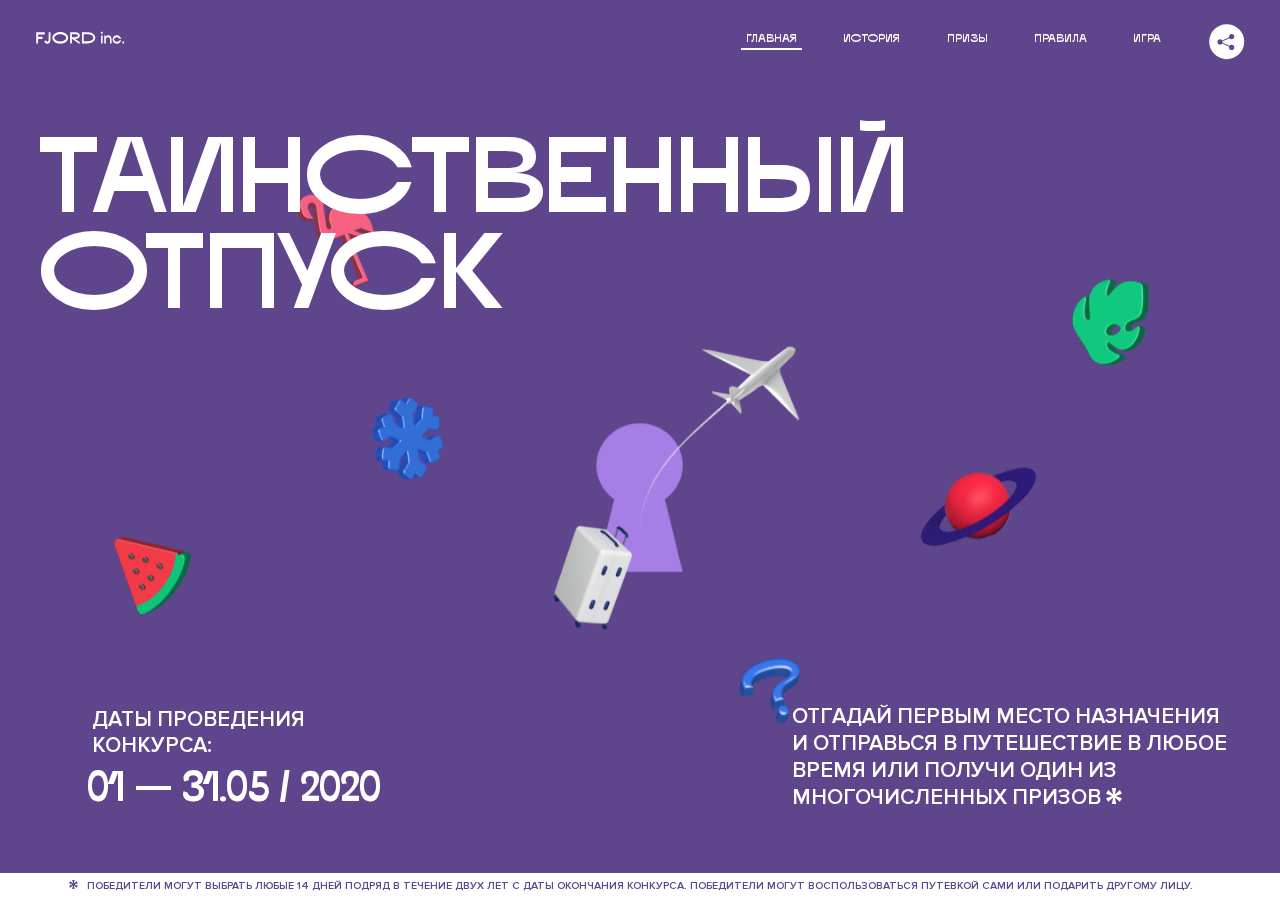
<file: 1/index.html>
<!DOCTYPE html>
<html lang="ru">
<head>
  <meta charset="UTF-8">
  <meta name="description" content="">
  <meta name="viewport" content="width=device-width, initial-scale=1.0">
  <meta http-equiv="X-UA-Compatible" content="ie=edge">
  <title>Mysterious Vacation</title>
<link href="css/style.min.css" rel="stylesheet">  <base href="https://htmlacademy-animation.github.io/30148-magic-vacation-1/1/">
</head>
<body>

  <header class="page-header js-header">
    <div class="page-header__wrapper">
      <a href="#" class="page-header__logo" aria-label="Перейти на страницу FJORD.Inc">
        <svg width="100" height="15" viewBox="0 0 100 15" fill="none" xmlns="http://www.w3.org/2000/svg">
          <path d="M0.26 1.4V14H2.276V8.906H7.334V6.44H2.276V3.848H9.872V1.4H0.26ZM12.733 14.36C15.127 14.36 16.243 12.65 16.243 9.5V1.4H14.263V8.96C14.263 11.21 13.723 11.876 12.733 11.876C11.833 11.876 11.473 11.3 11.347 10.58L9.36702 10.94C9.63702 13.046 10.663 14.36 12.733 14.36ZM18.3918 7.7C18.3918 11.372 22.3878 14.36 27.3198 14.36C32.2518 14.36 36.2478 11.372 36.2478 7.7C36.2478 4.028 32.2518 1.04 27.3198 1.04C22.3878 1.04 18.3918 4.028 18.3918 7.7ZM20.6058 7.7C20.6058 5.378 23.6118 3.524 27.3198 3.524C30.9918 3.524 33.9798 5.378 33.9798 7.7C33.9798 10.004 30.9918 11.858 27.3198 11.858C23.6118 11.858 20.6058 10.004 20.6058 7.7ZM40.403 14V8.906H40.799L49.079 14.702V12.38L44.039 8.906H44.201C47.999 8.906 49.277 7.304 49.277 5.162C49.277 3.092 47.999 1.4 44.201 1.4H38.387V14H40.403ZM43.535 3.722C45.785 3.722 47.045 4.136 47.045 5.432C47.045 6.764 45.785 7.034 43.535 7.034H40.403V3.722H43.535ZM51.6936 1.382V14H57.8676C62.7456 14 66.7236 11.534 66.7236 7.7C66.7236 3.848 62.7456 1.382 57.8676 1.382H51.6936ZM53.7096 11.624V3.722H57.5436C61.5396 3.722 64.4916 5.018 64.4916 7.7C64.4916 10.238 61.5396 11.624 57.5436 11.624H53.7096ZM73.1832 14.018H74.9832V5H73.1832V14.018ZM72.9132 1.976C72.9132 2.57 73.3992 3.092 74.0832 3.092C74.7492 3.092 75.2352 2.57 75.2352 1.976C75.2352 1.382 74.7672 0.805999 74.0832 0.805999C73.3812 0.805999 72.9132 1.382 72.9132 1.976ZM76.7867 14H78.5687V9.104C78.7487 8.006 79.5947 6.962 81.0887 6.962C82.1147 6.962 83.2667 7.448 83.2667 9.554V14H85.0487V9.014C85.0487 6.152 83.2307 4.73 81.3587 4.73C79.9187 4.73 79.0727 5.558 78.5687 6.854V5H76.7867V14ZM90.9898 14.27C93.5098 14.27 95.3818 12.506 95.7238 10.328H94.0498C93.7258 11.3 92.6998 12.02 90.9898 12.02C88.8478 12.02 87.7678 10.922 87.7678 9.59C87.7678 8.24 88.8478 6.962 90.9898 6.962C92.7538 6.962 93.7978 7.844 94.0858 8.924H95.7418C95.4358 6.71 93.6178 4.73 90.9898 4.73C88.0918 4.73 86.1298 7.124 86.1298 9.59C86.1298 12.074 88.1278 14.27 90.9898 14.27ZM97.0693 12.938C97.0693 13.658 97.5553 14.144 98.2753 14.144C98.9953 14.144 99.4813 13.658 99.4813 12.938C99.4813 12.2 98.9953 11.714 98.2753 11.714C97.5553 11.714 97.0693 12.2 97.0693 12.938Z" fill="currentColor"></path>
        </svg>
      </a>
      <button class="page-header__toggler js-menu-toggler" type="button" aria-label="Управление мобильным меню"><span>Меню</span></button>
      <nav class="page-header__nav">
        <div class="page-header__menu js-menu" id="menu">
          <ul>
            <li>
              <a class="js-menu-link active" href="#top" data-href="top">главная</a>
            </li>
            <li>
              <a class="js-menu-link" href="#story" data-href="story">история</a>
            </li>
            <li>
              <a class="js-menu-link" href="#prizes" data-href="prizes">призы</a>
            </li>
            <li>
              <a class="js-menu-link" href="#rules" data-href="rules">правила</a>
            </li>
            <li>
              <a class="js-menu-link" href="#game" data-href="game">игра</a>
            </li>
          </ul>
        </div>
        <div class="page-header__social">
          <div class="social-block js-social-block">
            <button class="social-block__toggler" aria-label="Управлять блоком с социальными кнопками">
              <svg width="26" height="22" viewBox="0 0 27 22" fill="none" xmlns="http://www.w3.org/2000/svg">
                <path d="M19.6721 7.43664C21.6273 7.43664 23.213 5.85095 23.213 3.89566C23.213 1.94037 21.6273 0.354675 19.6721 0.354675C17.7168 0.354675 16.1311 1.94037 16.1311 3.89566C16.1311 4.19968 16.1728 4.49178 16.2458 4.77345L7.21751 8.95527C6.57519 8.05214 5.52303 7.46049 4.33078 7.46049C2.37549 7.46049 0.789795 9.04618 0.789795 11.0015C0.789795 12.9568 2.37549 14.5425 4.33078 14.5425C5.52303 14.5425 6.57668 13.9508 7.21751 13.0477L16.2458 17.2295C16.1743 17.5112 16.1311 17.8033 16.1311 18.1073C16.1311 20.0626 17.7168 21.6483 19.6721 21.6483C21.6273 21.6483 23.213 20.0626 23.213 18.1073C23.213 16.152 21.6273 14.5663 19.6721 14.5663C18.4798 14.5663 17.4262 15.158 16.7853 16.0611L7.75701 11.8793C7.82854 11.5976 7.87176 11.3055 7.87176 11.0015C7.87176 10.6974 7.83003 10.4053 7.75701 10.1237L16.7853 5.94186C17.4262 6.84499 18.4783 7.43664 19.6721 7.43664Z" fill="currentColor"></path>
              </svg>
            </button>
            <ul class="social-block__list">
              <li>
                <a class="social-block__link social-block__link--fb" href="#" aria-label="Мы на Facebook">
                  <svg width="8" height="17" viewBox="0 0 8 17" fill="none" xmlns="http://www.w3.org/2000/svg">
                    <path d="M4.24646 16.9899H1.09275L1.05793 8.49828H0V5.30707H1.05793V3.81124C1.05793 1.42084 2.57654 0 5.21735 0H7.41758V3.18585H5.30841C4.28262 3.18585 4.2478 3.48582 4.2478 4.24914V5.30707H7.42964L7.16716 8.49828H4.2478V16.9899H4.24646Z" fill="currentColor"></path>
                  </svg>
                </a>
              </li>
              <li>
                <a class="social-block__link social-block__link--insta" href="#" aria-label="Мы в Instagram">
                  <svg width="15" height="15" viewBox="0 0 15 15" fill="none" xmlns="http://www.w3.org/2000/svg">
                    <path d="M11.0197 0H4.19806C2.14246 0 0.471191 1.66993 0.471191 3.72285V10.5499C0.471191 12.6082 2.14112 14.2727 4.19806 14.2727H11.0197C13.0753 14.2727 14.7466 12.6082 14.7466 10.5499V3.72285C14.7466 1.67127 13.0753 0 11.0197 0ZM11.0197 12.4849H4.19806C3.13076 12.4849 2.26432 11.6158 2.26432 10.5512V3.72419C2.26432 2.65956 3.13076 1.79715 4.19806 1.79715H11.0197C12.087 1.79715 12.9535 2.6609 12.9535 3.72419V10.5512C12.9535 11.6145 12.087 12.4849 11.0197 12.4849Z" fill="currentColor"></path>
                    <path d="M7.60887 3.11084C5.38989 3.11084 3.58203 4.9187 3.58203 7.14036C3.58203 9.35532 5.38989 11.1645 7.60887 11.1645C9.83053 11.1645 11.6357 9.35666 11.6357 7.14036C11.6357 4.9187 9.83053 3.11084 7.60887 3.11084ZM7.60887 9.36871C6.37551 9.36871 5.37784 8.37372 5.37784 7.14036C5.37784 5.90699 6.37551 4.90665 7.60887 4.90665C8.83822 4.90665 9.84259 5.90833 9.84259 7.14036C9.84392 8.37238 8.83822 9.36871 7.60887 9.36871Z" fill="currentColor"></path>
                    <path d="M11.3573 2.35962C10.8256 2.35962 10.3931 2.79752 10.3931 3.32381C10.3931 3.85546 10.8256 4.29336 11.3573 4.29336C11.8862 4.29336 12.3215 3.85546 12.3215 3.32381C12.3215 2.79752 11.8862 2.35962 11.3573 2.35962Z" fill="currentColor"></path>
                  </svg>
                </a>
              </li>
              <li>
                <a class="social-block__link social-block__link--vk" href="#" aria-label="Мы ВКонтакте">
                  <svg width="17" height="10" viewBox="0 0 17 10" fill="none" xmlns="http://www.w3.org/2000/svg">
                    <path d="M14.1234 4.9002C14.1234 4.9002 16.3623 1.72708 16.5866 0.680242C16.6595 0.312285 16.4947 0.103188 16.1069 0.103188C16.1069 0.103188 14.8193 0.103188 14.168 0.103188C13.7235 0.103188 13.5587 0.293278 13.4235 0.579768C13.4235 0.579768 12.3724 2.82553 11.0969 4.24712C10.6861 4.70333 10.4781 4.84318 10.2511 4.84318C10.0646 4.84318 9.98625 4.6911 9.98625 4.27834V0.649016C9.98625 0.147997 9.92545 0.00135496 9.5066 0.00135496H6.39628C6.15578 0.00135496 6.0085 0.134417 6.0085 0.324506C6.0085 0.801084 6.73406 0.908351 6.73406 2.20231V4.87305C6.73406 5.40529 6.70569 5.61575 6.45303 5.61575C5.78016 5.61575 4.19528 3.30618 3.30623 0.678887C3.12923 0.145282 2.93737 0 2.43475 0H0.486409C0.205373 0 0 0.190085 0 0.476576C0 0.991172 0.60666 3.40801 2.99277 6.64358C4.59927 8.8201 6.70569 10 8.60269 10C9.76196 10 10.0416 9.80312 10.0416 9.31432V7.63883C10.0416 7.22607 10.2065 7.04956 10.4429 7.04956C10.7078 7.04956 11.1847 7.13238 12.2805 8.22268C13.5843 9.47862 13.6762 10 14.3896 10H16.5676C16.7919 10 17 9.89273 17 9.52342C17 9.02919 16.3623 8.15343 15.384 7.10659C14.9801 6.56755 14.3302 5.98914 14.1248 5.72301C13.8275 5.40801 13.9154 5.23014 14.1234 4.9002Z" fill="currentColor"></path>
                  </svg>
                </a>
              </li>
            </ul>
          </div>
        </div>
      </nav>
    </div>
  </header>

  <main class="page-content">

    <section class="animation-screen"></section>

    <section class="screen screen--hidden screen--intro" id="top">
      <div class="screen__wrapper">
        <div class="intro">
          <h1 class="intro__title">Таинственный отпуск</h1>
          <div class="intro__content">
            <div class="intro__info">
              <p class="intro__label">Даты проведения конкурса:</p>
              <p class="intro__date">01 — 31.05 / 2020</p>
            </div>
            <div class="intro__message">
              <p>
                Отгадай первым место назначения и&nbsp;отправься в&nbsp;путешествие в&nbsp;любое время или получи один из многочисленных призов
                <svg width="16" height="16" viewBox="0 0 10 10" fill="none" xmlns="http://www.w3.org/2000/svg">
                  <path d="M0 6.35337L3.90271 4.99012L0 3.64663L1.34615 1.32374L4.44287 4.01073L3.67364 0H6.34615L5.57692 4.01073L8.65385 1.32374L10 3.64663L6.13405 4.99012L10 6.35337L8.65385 8.65651L5.57692 5.98927L6.34615 10H3.67364L4.44287 5.96952L1.34615 8.65651L0 6.35337Z" fill="currentColor"></path>
                </svg>
              </p>
            </div>
          </div>
        </div>
      </div>
      <div class="screen__footer js-footer">
        <button class="screen__footer-enlarge js-footer-toggler" type="button" aria-label="Показать сообщение">
          <svg width="10" height="10" viewBox="0 0 10 10" fill="none" xmlns="http://www.w3.org/2000/svg">
            <path d="M0 6.35337L3.90271 4.99012L0 3.64663L1.34615 1.32374L4.44287 4.01073L3.67364 0H6.34615L5.57692 4.01073L8.65385 1.32374L10 3.64663L6.13405 4.99012L10 6.35337L8.65385 8.65651L5.57692 5.98927L6.34615 10H3.67364L4.44287 5.96952L1.34615 8.65651L0 6.35337Z" fill="currentColor"></path>
          </svg>
        </button>
        <button class="screen__footer-collapse js-footer-toggler" type="button" aria-label="Скрыть сообщение">
          <svg width="13" height="13" viewBox="0 0 13 13" fill="none" xmlns="http://www.w3.org/2000/svg">
            <line x1="12.3536" y1="0.353553" x2="0.738349" y2="11.9688" stroke="currentColor"></line>
            <line x1="0.738319" y1="0.539925" x2="12.3535" y2="12.1551" stroke="currentColor"></line>
          </svg>
        </button>
        <div class="screen__footer-wrapper">
          <div class="screen__footer-announce">
            <p class="screen__footer-label">Даты проведения конкурса:</p>
            <p class="screen__footer-date">01 — 31.05 / 2020</p>
          </div>
          <div class="screen__footer-note">
            <p>
              <svg width="10" height="10" viewBox="0 0 10 10" fill="none" xmlns="http://www.w3.org/2000/svg">
                <path d="M0 6.35337L3.90271 4.99012L0 3.64663L1.34615 1.32374L4.44287 4.01073L3.67364 0H6.34615L5.57692 4.01073L8.65385 1.32374L10 3.64663L6.13405 4.99012L10 6.35337L8.65385 8.65651L5.57692 5.98927L6.34615 10H3.67364L4.44287 5.96952L1.34615 8.65651L0 6.35337Z" fill="currentColor"></path>
              </svg>
              <span>Победители могут выбрать любые 14 дней подряд в&nbsp;течение двух лет с&nbsp;даты окончания конкурса. Победители могут воспользоваться путевкой сами или подарить другому лицу.</span>
            </p>
          </div>
        </div>
      </div>
    </section>

    <section class="screen screen--hidden screen--story" id="story">

      <div class="slider swiper-container js-slider">

        <div class="swiper-wrapper">

          <div class="slider__item swiper-slide">
            <h2 class="slider__item-title">История</h2>
            <p class="slider__item-text">Джеймс Таргет был основателем компании &laquo;Fjord Inc.&raquo;. С&nbsp;1965 года &laquo;Fjord Inc.&raquo; прославилась надёжными и&nbsp;удобными чемоданами и&nbsp;аксессуарами для туристов.</p>
          </div>

          <div class="slider__item swiper-slide">
            <p class="slider__item-text">Когда Джеймсу было 7&nbsp;лет, в&nbsp;их&nbsp;доме гостил дядюшка и&nbsp;развлекал детей рассказами о&nbsp;своей поездке в&nbsp;место, показавшееся малышу Таргету невероятным. Тогда Джеймс решил, что однажды посетит его, но&nbsp;не&nbsp;будет рассказывать о&nbsp;мечте, пока не&nbsp;осуществит.</p>
          </div>

          <div class="slider__item swiper-slide">
            <p class="slider__item-text">Джеймс Таргет стал увлеченным путешественником. Он&nbsp;посетил 5&nbsp;континентов, 126&nbsp;стран.</p>
          </div>

          <div class="slider__item swiper-slide">
            <p class="slider__item-text">Он&nbsp;сплавлялся по&nbsp;Амазонке и&nbsp;погружался в&nbsp;пещеры Франции, медитировал в&nbsp;горах Тибета и&nbsp;пожимал руку вождя племени Акугауа.</p>
          </div>

          <div class="slider__item swiper-slide">
            <p class="slider__item-text">Из&nbsp;своих поездок Джеймс Таргет привозил идеи, как сделать свои чемоданы &laquo;Fjord Inc.&raquo; удобными и&nbsp;приспособленными к&nbsp;разным дорожным условиям.</p>
          </div>

          <div class="slider__item swiper-slide">
            <p class="slider__item-text">Всё это время Джеймс не&nbsp;оставлял идею поездки своей мечты. Однако, как только он&nbsp;брался за&nbsp;планирование, возникали препятствия, не&nbsp;позволяющие отправиться туда.</p>
          </div>

          <div class="slider__item swiper-slide">
            <p class="slider__item-text">В&nbsp;возрасте 67&nbsp;лет Джеймс Таргет попал под лавину и&nbsp;погиб. В&nbsp;своём завещании он&nbsp;поручил отправить в&nbsp;заветное путешествие трёх смельчаков, единых с&nbsp;ним духом.</p>
          </div>

          <div class="slider__item swiper-slide">
            <p class="slider__item-text">Тех, кто сможет узнать таинственное место, задавая вопросы специально обученному ИИ&nbsp;&laquo;Соне&raquo;, ждет фантастическое путешествие.</p>
          </div>
        </div>
        <div class="slider__controls">
          <button class="slider__control slider__control--prev js-control-prev" type="button" aria-label="Показать предыдущую историю">
            <svg width="12" height="22" viewBox="0 0 12 22" fill="none" xmlns="http://www.w3.org/2000/svg">
              <path d="M11 1L1 11L11 21" stroke="currentColor" stroke-width="2" stroke-linejoin="round"></path>
            </svg>
          </button>
          <button class="slider__control slider__control--next js-control-next" type="button" aria-label="Показать следующую историю">
            <svg width="12" height="22" viewBox="0 0 12 22" fill="none" xmlns="http://www.w3.org/2000/svg">
              <path d="M1 1L11 11L1 21" stroke="currentColor" stroke-width="2" stroke-linejoin="round"></path>
            </svg>
          </button>
        </div>
        <div class="slider__pagination swiper-pagination"></div>
      </div>
    </section>

    <section class="screen screen--hidden screen--prizes" id="prizes">
      <div class="screen__wrapper">
        <div class="prizes">
          <h2 class="prizes__title">ПРизы</h2>
          <div class="prizes__lead">
            <p>Найди ответ и&nbsp;получи один из&nbsp;призов:</p>
          </div>
          <ul class="prizes__list">
            <li class="prizes__item prizes__item--journeys">
              <div class="prizes__icon">
                <picture>
                  <source srcset="img/prize1-mob.svg" media="(orientation: portrait)">
                  <img src="img/prize1.svg" alt="">
                </picture>
              </div>
              <p class="prizes__desc">
                <b>3</b>
                <span>загадочных путешествия</span>
              </p>
            </li>
            <li class="prizes__item prizes__item--cases">
              <div class="prizes__icon">
                <picture>
                  <source srcset="img/prize2-mob.svg" media="(orientation: portrait)">
                  <img src="img/prize2.svg" alt="">
                </picture>
              </div>
              <p class="prizes__desc">
                <b>7</b>
                <span>надежных чемоданов</span>
              </p>
            </li>
            <li class="prizes__item prizes__item--codes">
              <div class="prizes__icon">
                <picture>
                  <source srcset="img/prize3-mob.svg" media="(orientation: portrait)">
                  <img src="img/prize3.svg" alt="">
                </picture>
              </div>
              <p class="prizes__desc">
                <b>900</b>
                <span>
                  промокодов на&nbsp;скидку 15%
                  <svg width="10" height="10" viewBox="0 0 10 10" fill="none" xmlns="http://www.w3.org/2000/svg">
                    <path d="M0 6.35337L3.90271 4.99012L0 3.64663L1.34615 1.32374L4.44287 4.01073L3.67364 0H6.34615L5.57692 4.01073L8.65385 1.32374L10 3.64663L6.13405 4.99012L10 6.35337L8.65385 8.65651L5.57692 5.98927L6.34615 10H3.67364L4.44287 5.96952L1.34615 8.65651L0 6.35337Z" fill="currentColor"></path>
                  </svg>
                </span>
              </p>
            </li>
          </ul>
        </div>
      </div>
      <div class="screen__footer js-footer">
        <button class="screen__footer-enlarge js-footer-toggler" type="button" aria-label="Показать сообщение">
          <svg width="10" height="10" viewBox="0 0 10 10" fill="none" xmlns="http://www.w3.org/2000/svg">
            <path d="M0 6.35337L3.90271 4.99012L0 3.64663L1.34615 1.32374L4.44287 4.01073L3.67364 0H6.34615L5.57692 4.01073L8.65385 1.32374L10 3.64663L6.13405 4.99012L10 6.35337L8.65385 8.65651L5.57692 5.98927L6.34615 10H3.67364L4.44287 5.96952L1.34615 8.65651L0 6.35337Z" fill="currentColor"></path>
          </svg>
        </button>
        <button class="screen__footer-collapse js-footer-toggler" type="button" aria-label="Скрыть сообщение">
          <svg width="13" height="13" viewBox="0 0 13 13" fill="none" xmlns="http://www.w3.org/2000/svg">
            <line x1="12.3536" y1="0.353553" x2="0.738349" y2="11.9688" stroke="currentColor"></line>
            <line x1="0.738319" y1="0.539925" x2="12.3535" y2="12.1551" stroke="currentColor"></line>
          </svg>
        </button>
        <div class="screen__footer-wrapper">
          <div class="screen__footer-announce">
            <p class="screen__footer-label">Даты проведения конкурса:</p>
            <p class="screen__footer-date">01 — 31.05 / 2020</p>
          </div>
          <div class="screen__footer-note">
            <p>
              <svg width="10" height="10" viewBox="0 0 10 10" fill="none" xmlns="http://www.w3.org/2000/svg">
                <path d="M0 6.35337L3.90271 4.99012L0 3.64663L1.34615 1.32374L4.44287 4.01073L3.67364 0H6.34615L5.57692 4.01073L8.65385 1.32374L10 3.64663L6.13405 4.99012L10 6.35337L8.65385 8.65651L5.57692 5.98927L6.34615 10H3.67364L4.44287 5.96952L1.34615 8.65651L0 6.35337Z" fill="currentColor"></path>
              </svg>
              <span>Скидка&nbsp;15% на&nbsp;единоразовое приобретение путёвки с&nbsp;1&nbsp;июня 2020 по&nbsp;31&nbsp;мая 2022&nbsp;года. Суммируется с&nbsp;другими акциями</span>
            </p>
          </div>
        </div>
      </div>
    </section>

    <section class="screen screen--hidden screen--rules" id="rules">
      <div class="screen__wrapper">
        <div class="rules">
          <h2 class="rules__title">Правила</h2>
          <div class="rules__lead">
            <p>Для того чтобы получить наследство Джеймса Таргета, тебе нужно выведать у&nbsp;&laquo;Сони&raquo;, куда предстоит отправиться тебе в&nbsp;случае победы</p>
          </div>
          <ol class="rules__list">
            <li class="rules__item">
              <p>Тебе отводится <br>5&nbsp;минут</p>
            </li>
            <li class="rules__item">
              <p>Задавай любые вопросы в&nbsp;текстовом поле</p>
            </li>
            <li class="rules__item">
              <p>Нажимай кнопку &laquo;Узнать&raquo;, чтобы получить ответ</p>
            </li>
            <li class="rules__item">
              <p>&laquo;Соня&raquo; может отвечать только&nbsp;Да или Нет</p>
            </li>
          </ol>
          <a href="#game" class="rules__link btn">Погнали!</a>
        </div>
      </div>
      <div class="screen__disclaimer">
        <div class="disclaimer">
          <ul>
            <li>
              <a href="#">Правовая информация</a>
            </li>
            <li>
              <a href="#">Подробные правила</a>
            </li>
          </ul>
        </div>
      </div>
    </section>

    <section class="screen screen--hidden screen--game" id="game">
      <div class="screen__wrapper">
        <div class="game">
          <div class="game__header">
            <h2 class="game__title">Игра</h2>
            <div class="game__counter">
              <span>05</span>:<span>00</span>
            </div>
          </div>
          <div class="game__body">
            <div class="chat">
              <div class="chat__body js-chat">
                <ul class="chat__list" id="messages"></ul>
              </div>
              <div class="chat__footer">
                <form action="#" method="post" class="form" id="message-form">
                  <label for="message-field" class="visually-hidden">Поле для ввода вопроса</label>
                  <input type="text" class="form__field" id="message-field">
                  <button class="form__button btn">
                    Узнать
                    <svg width="18" height="19" viewBox="0 0 18 19" fill="none" xmlns="http://www.w3.org/2000/svg">
                      <path stroke="currentColor" stroke-width="2" d="M9 19V1"></path>
                      <path d="M1 9l8-8 8 8" stroke="currentColor" stroke-width="2" stroke-linejoin="round"></path>
                    </svg>
                  </button>
                </form>
              </div>
            </div>
          </div>
          <!-- временные кнопки для показа результата -->
          <div class="game__buttons">
            <button class="game__button btn js-show-result" type="button" data-target="result">Положительный результат</button>
            <button class="game__button btn js-show-result" type="button" data-target="result2">Положительный результат - 2</button>
            <button class="game__button btn js-show-result" type="button" data-target="result3">Отрицательный результат</button>
          </div>
        </div>
      </div>
    </section>

    <section class="screen screen--hidden screen--result" id="result">
      <div class="screen__wrapper">
        <div class="result result--trip">
          <div class="result__image">
            <picture>
              <source srcset="img/result1-mob.png 1x, img/result1-mob@2x.png 2x" media="(max-width: 768px) and (orientation: portrait)">
              <img src="img/result1.png" srcset="img/result1@2x.png 2x" alt="">
            </picture>
          </div>
          <h2 class="result__title">
            <span class="visually-hidden">ПОбеда!</span>
            <svg xmlns="http://www.w3.org/2000/svg" viewBox="0 0 568.85 109.24">
              <path d="M16,24.44V92H2.6V8H75V92H61.52V24.44H16Z" transform="translate(-2.1 -1.5)" fill="none" stroke="currentColor"></path>
              <path d="M148.76,5.6c32.88,0,59.52,19.92,59.52,44.4s-26.64,44.4-59.52,44.4S89.24,74.48,89.24,50,115.88,5.6,148.76,5.6Zm0,72.12c24.48,0,44.4-12.36,44.4-27.72s-19.92-27.84-44.4-27.84C124,22.16,104,34.52,104,50S124,77.72,148.76,77.72Z" transform="translate(-2.1 -1.5)" fill="none" stroke="currentColor"></path>
              <path d="M287.36,8V24.44H236v14.4h25.32c25.44,0,34,11.16,34,26.52,0,15.6-8.52,26.64-34,26.64H222.56V8h64.8ZM256.88,76.52c15.12,0,23.52-2,23.52-11.52S272,54.44,256.88,54.44H236V76.52h20.88Z" transform="translate(-2.1 -1.5)" fill="none" stroke="currentColor"></path>
              <path d="M371.47,8V24.44H320.84V41.6h33.6V58h-33.6V75.56h50.64V92H307.4V8h64.08Z" transform="translate(-2.1 -1.5)" fill="none" stroke="currentColor"></path>
              <path d="M382.39,110.24V75.56h7.44c4.56-4.68,7.8-18.36,8.76-56L399,8h48.6V75.56h10v34.68H442.87V92H397v18.24H382.39Zm51.72-34.68V24.44H411.55v3.12c-0.48,22.44-3.24,37.68-7.2,48h29.76Z" transform="translate(-2.1 -1.5)" fill="none" stroke="currentColor"></path>
              <path d="M463.75,92l28-84h27.12l28.08,84H533.47l-7.8-23.52h-37.8L480.07,92H463.75Zm56.64-40L507,11.84,493.51,52h26.88Z" transform="translate(-2.1 -1.5)" fill="none" stroke="currentColor"></path>
              <path d="M554.12,70.4L555.55,2H569l1.44,68.4H554.12Zm8.28,6.36c4.8,0,8,3.24,8,8.16a8,8,0,1,1-16.08,0C554.35,80,557.59,76.76,562.39,76.76Z" transform="translate(-2.1 -1.5)" fill="none" stroke="currentColor"></path>
            </svg>
          </h2>
          <div class="result__text">
            <p>ты&nbsp;отправляешься в&nbsp;Арктику!</p>
          </div>
          <div class="result__form">
            <form action="#" method="post" class="form form--result">
              <label for="email-field" class="form__label">зарегистрируй результат</label>
              <input type="email" class="form__field" id="email-field" placeholder="e-mail для регистации результата и получения приза" required="">
              <button class="form__button btn">
                отправить
                <svg width="18" height="19" viewBox="0 0 18 19" fill="none" xmlns="http://www.w3.org/2000/svg">
                  <path stroke="currentColor" stroke-width="2" d="M9 19V1"></path>
                  <path d="M1 9l8-8 8 8" stroke="currentColor" stroke-width="2" stroke-linejoin="round"></path>
                </svg>
              </button>
            </form>
          </div>
        </div>
      </div>
    </section>

    <section class="screen screen--hidden screen--result" id="result2">
      <div class="screen__wrapper">
        <div class="result result--prize">
          <div class="result__image">
            <picture>
              <source srcset="img/result2-mob.png 1x, img/result2-mob@2x.png 2x" media="(max-width: 768px) and (orientation: portrait)">
              <img src="img/result2.png" srcset="img/result2@2x.png 2x" alt="">
            </picture>
          </div>
          <h2 class="result__title">
            <span class="visually-hidden">ПОбеда!</span>
            <svg xmlns="http://www.w3.org/2000/svg" viewBox="0 0 568.85 109.24">
              <path d="M16,24.44V92H2.6V8H75V92H61.52V24.44H16Z" transform="translate(-2.1 -1.5)" fill="none" stroke="currentColor"></path>
              <path d="M148.76,5.6c32.88,0,59.52,19.92,59.52,44.4s-26.64,44.4-59.52,44.4S89.24,74.48,89.24,50,115.88,5.6,148.76,5.6Zm0,72.12c24.48,0,44.4-12.36,44.4-27.72s-19.92-27.84-44.4-27.84C124,22.16,104,34.52,104,50S124,77.72,148.76,77.72Z" transform="translate(-2.1 -1.5)" fill="none" stroke="currentColor"></path>
              <path d="M287.36,8V24.44H236v14.4h25.32c25.44,0,34,11.16,34,26.52,0,15.6-8.52,26.64-34,26.64H222.56V8h64.8ZM256.88,76.52c15.12,0,23.52-2,23.52-11.52S272,54.44,256.88,54.44H236V76.52h20.88Z" transform="translate(-2.1 -1.5)" fill="none" stroke="currentColor"></path>
              <path d="M371.47,8V24.44H320.84V41.6h33.6V58h-33.6V75.56h50.64V92H307.4V8h64.08Z" transform="translate(-2.1 -1.5)" fill="none" stroke="currentColor"></path>
              <path d="M382.39,110.24V75.56h7.44c4.56-4.68,7.8-18.36,8.76-56L399,8h48.6V75.56h10v34.68H442.87V92H397v18.24H382.39Zm51.72-34.68V24.44H411.55v3.12c-0.48,22.44-3.24,37.68-7.2,48h29.76Z" transform="translate(-2.1 -1.5)" fill="none" stroke="currentColor"></path>
              <path d="M463.75,92l28-84h27.12l28.08,84H533.47l-7.8-23.52h-37.8L480.07,92H463.75Zm56.64-40L507,11.84,493.51,52h26.88Z" transform="translate(-2.1 -1.5)" fill="none" stroke="currentColor"></path>
              <path d="M554.12,70.4L555.55,2H569l1.44,68.4H554.12Zm8.28,6.36c4.8,0,8,3.24,8,8.16a8,8,0,1,1-16.08,0C554.35,80,557.59,76.76,562.39,76.76Z" transform="translate(-2.1 -1.5)" fill="none" stroke="currentColor"></path>
            </svg>
          </h2>
          <div class="result__text">
            <p>чемодан &laquo;Fjord&nbsp;Inc.&raquo;&nbsp;твой</p>
          </div>
          <div class="result__form">
            <form action="#" method="post" class="form form--result">
              <label for="email-field2" class="form__label">зарегистрируй результат</label>
              <input type="email" class="form__field" id="email-field2" placeholder="e-mail для регистации результата и получения приза" required="">
              <button class="form__button btn">
                отправить
                <svg width="18" height="19" viewBox="0 0 18 19" fill="none" xmlns="http://www.w3.org/2000/svg">
                  <path stroke="currentColor" stroke-width="2" d="M9 19V1"></path>
                  <path d="M1 9l8-8 8 8" stroke="currentColor" stroke-width="2" stroke-linejoin="round"></path>
                </svg>
              </button>
            </form>
          </div>
        </div>
      </div>
    </section>

    <section class="screen screen--hidden screen--result" id="result3">
      <div class="screen__wrapper">
        <div class="result result--negative">
          <div class="result__image">
            <picture>
              <source srcset="img/result3-mob.png 1x, img/result3-mob@2x.png 2x" media="(max-width: 768px) and (orientation: portrait)">
              <img src="img/result3.png" srcset="img/result3@2x.png 2x" alt="">
            </picture>
          </div>
          <h2 class="result__title">
            <span class="visually-hidden">Не угадал!</span>
            <svg xmlns="http://www.w3.org/2000/svg" viewBox="0 0 660.77 109.24">
              <path d="M2.66,92V8H16.1V42.2H53.3V8H66.74V92H53.3V58.64H16.1V92H2.66Z" transform="translate(-2.16 -1.5)" fill="none" stroke="currentColor"></path>
              <path d="M147.62,8V24.44H97V41.6h33.6V58H97V75.56h50.64V92H83.54V8h64.08Z" transform="translate(-2.16 -1.5)" fill="none" stroke="currentColor"></path>
              <path d="M199.22,8l20.52,42.36L235.34,8h16.44l-31,84H204.38l9.48-25.92L185.78,8h13.44Z" transform="translate(-2.16 -1.5)" fill="none" stroke="currentColor"></path>
              <path d="M273.74,24.44V92H260.3V8h50.16V24.44H273.74Z" transform="translate(-2.16 -1.5)" fill="none" stroke="currentColor"></path>
              <path d="M307.1,92l28-84h27.12l28.08,84H376.82L369,68.48h-37.8L323.42,92H307.1Zm56.64-40L350.3,11.84,336.86,52h26.88Z" transform="translate(-2.16 -1.5)" fill="none" stroke="currentColor"></path>
              <path d="M396.38,110.24V75.56h7.44c4.56-4.68,7.8-18.36,8.76-56L412.94,8h48.6V75.56h10v34.68H456.86V92H411v18.24H396.38ZM448.1,75.56V24.44H425.54v3.12c-0.48,22.44-3.24,37.68-7.2,48H448.1Z" transform="translate(-2.16 -1.5)" fill="none" stroke="currentColor"></path>
              <path d="M477.74,92l28-84h27.12L560.9,92H547.46l-7.8-23.52h-37.8L494.06,92H477.74Zm56.64-40-13.44-40.2L507.5,52h26.88Z" transform="translate(-2.16 -1.5)" fill="none" stroke="currentColor"></path>
              <path d="M568.7,76.88a13.77,13.77,0,0,0,5,1c6.6,0,10.44-6.24,12-58.32L586.22,8h46.2V92H619V24.44H598.82l-0.12,3.12C597.14,81,589,94.4,573.74,94.4a28.55,28.55,0,0,1-6.72-.84Z" transform="translate(-2.16 -1.5)" fill="none" stroke="currentColor"></path>
              <path d="M646.1,70.4L647.54,2H661l1.44,68.4H646.1Zm8.28,6.36c4.8,0,8,3.24,8,8.16a8,8,0,0,1-16.08,0C646.34,80,649.58,76.76,654.38,76.76Z" transform="translate(-2.16 -1.5)" fill="none" stroke="currentColor"></path>
            </svg>
          </h2>
          <button class="result__button js-play" type="button">
            не сдавайся!
            <span>
              <svg width="27" height="22" viewBox="0 0 27 22" fill="none" xmlns="http://www.w3.org/2000/svg">
                <path d="M10.6899 1.47998C5.42992 1.47998 1.16992 5.73998 1.16992 11C1.16992 16.26 5.42992 20.52 10.6899 20.52C15.9499 20.52 20.2099 16.26 20.2099 11V7.13998" stroke="currentColor" stroke-width="2" stroke-miterlimit="10"></path>
                <path d="M15.1099 12.5099L20.1499 7.13989L25.3099 12.6299" stroke="currentColor" stroke-width="2" stroke-miterlimit="10" stroke-linejoin="round"></path>
              </svg>
            </span>
          </button>
        </div>
      </div>
    </section>

  </main>

<script src="js/script.js"></script></body>
</html>
</file>
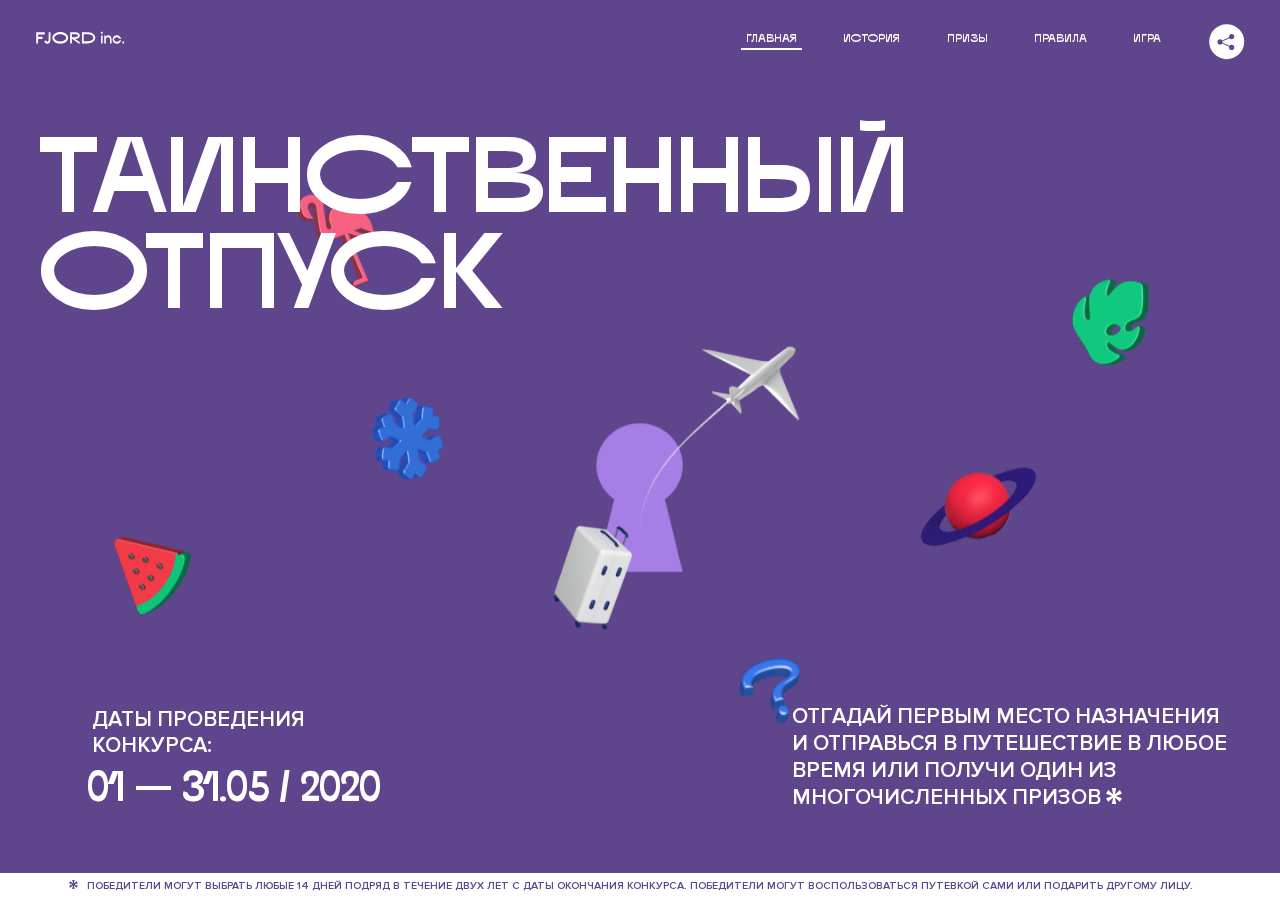
<file: 2/index.html>
<!DOCTYPE html>
<html lang="ru">
<head>
  <meta charset="UTF-8">
  <meta name="description" content="">
  <meta name="viewport" content="width=device-width, initial-scale=1.0">
  <meta http-equiv="X-UA-Compatible" content="ie=edge">
  <title>Mysterious Vacation</title>
<link href="css/style.min.css" rel="stylesheet">  <base href="https://htmlacademy-animation.github.io/30148-magic-vacation-1/2/">
</head>
<body>

  <header class="page-header js-header">
    <div class="page-header__wrapper">
      <a href="#" class="page-header__logo" aria-label="Перейти на страницу FJORD.Inc">
        <svg width="100" height="15" viewBox="0 0 100 15" fill="none" xmlns="http://www.w3.org/2000/svg">
          <path d="M0.26 1.4V14H2.276V8.906H7.334V6.44H2.276V3.848H9.872V1.4H0.26ZM12.733 14.36C15.127 14.36 16.243 12.65 16.243 9.5V1.4H14.263V8.96C14.263 11.21 13.723 11.876 12.733 11.876C11.833 11.876 11.473 11.3 11.347 10.58L9.36702 10.94C9.63702 13.046 10.663 14.36 12.733 14.36ZM18.3918 7.7C18.3918 11.372 22.3878 14.36 27.3198 14.36C32.2518 14.36 36.2478 11.372 36.2478 7.7C36.2478 4.028 32.2518 1.04 27.3198 1.04C22.3878 1.04 18.3918 4.028 18.3918 7.7ZM20.6058 7.7C20.6058 5.378 23.6118 3.524 27.3198 3.524C30.9918 3.524 33.9798 5.378 33.9798 7.7C33.9798 10.004 30.9918 11.858 27.3198 11.858C23.6118 11.858 20.6058 10.004 20.6058 7.7ZM40.403 14V8.906H40.799L49.079 14.702V12.38L44.039 8.906H44.201C47.999 8.906 49.277 7.304 49.277 5.162C49.277 3.092 47.999 1.4 44.201 1.4H38.387V14H40.403ZM43.535 3.722C45.785 3.722 47.045 4.136 47.045 5.432C47.045 6.764 45.785 7.034 43.535 7.034H40.403V3.722H43.535ZM51.6936 1.382V14H57.8676C62.7456 14 66.7236 11.534 66.7236 7.7C66.7236 3.848 62.7456 1.382 57.8676 1.382H51.6936ZM53.7096 11.624V3.722H57.5436C61.5396 3.722 64.4916 5.018 64.4916 7.7C64.4916 10.238 61.5396 11.624 57.5436 11.624H53.7096ZM73.1832 14.018H74.9832V5H73.1832V14.018ZM72.9132 1.976C72.9132 2.57 73.3992 3.092 74.0832 3.092C74.7492 3.092 75.2352 2.57 75.2352 1.976C75.2352 1.382 74.7672 0.805999 74.0832 0.805999C73.3812 0.805999 72.9132 1.382 72.9132 1.976ZM76.7867 14H78.5687V9.104C78.7487 8.006 79.5947 6.962 81.0887 6.962C82.1147 6.962 83.2667 7.448 83.2667 9.554V14H85.0487V9.014C85.0487 6.152 83.2307 4.73 81.3587 4.73C79.9187 4.73 79.0727 5.558 78.5687 6.854V5H76.7867V14ZM90.9898 14.27C93.5098 14.27 95.3818 12.506 95.7238 10.328H94.0498C93.7258 11.3 92.6998 12.02 90.9898 12.02C88.8478 12.02 87.7678 10.922 87.7678 9.59C87.7678 8.24 88.8478 6.962 90.9898 6.962C92.7538 6.962 93.7978 7.844 94.0858 8.924H95.7418C95.4358 6.71 93.6178 4.73 90.9898 4.73C88.0918 4.73 86.1298 7.124 86.1298 9.59C86.1298 12.074 88.1278 14.27 90.9898 14.27ZM97.0693 12.938C97.0693 13.658 97.5553 14.144 98.2753 14.144C98.9953 14.144 99.4813 13.658 99.4813 12.938C99.4813 12.2 98.9953 11.714 98.2753 11.714C97.5553 11.714 97.0693 12.2 97.0693 12.938Z" fill="currentColor"></path>
        </svg>
      </a>
      <button class="page-header__toggler js-menu-toggler" type="button" aria-label="Управление мобильным меню"><span>Меню</span></button>
      <nav class="page-header__nav">
        <div class="page-header__menu js-menu" id="menu">
          <ul>
            <li>
              <a class="js-menu-link active" href="#top" data-href="top">главная</a>
            </li>
            <li>
              <a class="js-menu-link" href="#story" data-href="story">история</a>
            </li>
            <li>
              <a class="js-menu-link" href="#prizes" data-href="prizes">призы</a>
            </li>
            <li>
              <a class="js-menu-link" href="#rules" data-href="rules">правила</a>
            </li>
            <li>
              <a class="js-menu-link" href="#game" data-href="game">игра</a>
            </li>
          </ul>
        </div>
        <div class="page-header__social">
          <div class="social-block js-social-block">
            <button class="social-block__toggler" aria-label="Управлять блоком с социальными кнопками">
              <svg width="26" height="22" viewBox="0 0 27 22" fill="none" xmlns="http://www.w3.org/2000/svg">
                <path d="M19.6721 7.43664C21.6273 7.43664 23.213 5.85095 23.213 3.89566C23.213 1.94037 21.6273 0.354675 19.6721 0.354675C17.7168 0.354675 16.1311 1.94037 16.1311 3.89566C16.1311 4.19968 16.1728 4.49178 16.2458 4.77345L7.21751 8.95527C6.57519 8.05214 5.52303 7.46049 4.33078 7.46049C2.37549 7.46049 0.789795 9.04618 0.789795 11.0015C0.789795 12.9568 2.37549 14.5425 4.33078 14.5425C5.52303 14.5425 6.57668 13.9508 7.21751 13.0477L16.2458 17.2295C16.1743 17.5112 16.1311 17.8033 16.1311 18.1073C16.1311 20.0626 17.7168 21.6483 19.6721 21.6483C21.6273 21.6483 23.213 20.0626 23.213 18.1073C23.213 16.152 21.6273 14.5663 19.6721 14.5663C18.4798 14.5663 17.4262 15.158 16.7853 16.0611L7.75701 11.8793C7.82854 11.5976 7.87176 11.3055 7.87176 11.0015C7.87176 10.6974 7.83003 10.4053 7.75701 10.1237L16.7853 5.94186C17.4262 6.84499 18.4783 7.43664 19.6721 7.43664Z" fill="currentColor"></path>
              </svg>
            </button>
            <ul class="social-block__list">
              <li>
                <a class="social-block__link social-block__link--fb" href="#" aria-label="Мы на Facebook">
                  <svg width="8" height="17" viewBox="0 0 8 17" fill="none" xmlns="http://www.w3.org/2000/svg">
                    <path d="M4.24646 16.9899H1.09275L1.05793 8.49828H0V5.30707H1.05793V3.81124C1.05793 1.42084 2.57654 0 5.21735 0H7.41758V3.18585H5.30841C4.28262 3.18585 4.2478 3.48582 4.2478 4.24914V5.30707H7.42964L7.16716 8.49828H4.2478V16.9899H4.24646Z" fill="currentColor"></path>
                  </svg>
                </a>
              </li>
              <li>
                <a class="social-block__link social-block__link--insta" href="#" aria-label="Мы в Instagram">
                  <svg width="15" height="15" viewBox="0 0 15 15" fill="none" xmlns="http://www.w3.org/2000/svg">
                    <path d="M11.0197 0H4.19806C2.14246 0 0.471191 1.66993 0.471191 3.72285V10.5499C0.471191 12.6082 2.14112 14.2727 4.19806 14.2727H11.0197C13.0753 14.2727 14.7466 12.6082 14.7466 10.5499V3.72285C14.7466 1.67127 13.0753 0 11.0197 0ZM11.0197 12.4849H4.19806C3.13076 12.4849 2.26432 11.6158 2.26432 10.5512V3.72419C2.26432 2.65956 3.13076 1.79715 4.19806 1.79715H11.0197C12.087 1.79715 12.9535 2.6609 12.9535 3.72419V10.5512C12.9535 11.6145 12.087 12.4849 11.0197 12.4849Z" fill="currentColor"></path>
                    <path d="M7.60887 3.11084C5.38989 3.11084 3.58203 4.9187 3.58203 7.14036C3.58203 9.35532 5.38989 11.1645 7.60887 11.1645C9.83053 11.1645 11.6357 9.35666 11.6357 7.14036C11.6357 4.9187 9.83053 3.11084 7.60887 3.11084ZM7.60887 9.36871C6.37551 9.36871 5.37784 8.37372 5.37784 7.14036C5.37784 5.90699 6.37551 4.90665 7.60887 4.90665C8.83822 4.90665 9.84259 5.90833 9.84259 7.14036C9.84392 8.37238 8.83822 9.36871 7.60887 9.36871Z" fill="currentColor"></path>
                    <path d="M11.3573 2.35962C10.8256 2.35962 10.3931 2.79752 10.3931 3.32381C10.3931 3.85546 10.8256 4.29336 11.3573 4.29336C11.8862 4.29336 12.3215 3.85546 12.3215 3.32381C12.3215 2.79752 11.8862 2.35962 11.3573 2.35962Z" fill="currentColor"></path>
                  </svg>
                </a>
              </li>
              <li>
                <a class="social-block__link social-block__link--vk" href="#" aria-label="Мы ВКонтакте">
                  <svg width="17" height="10" viewBox="0 0 17 10" fill="none" xmlns="http://www.w3.org/2000/svg">
                    <path d="M14.1234 4.9002C14.1234 4.9002 16.3623 1.72708 16.5866 0.680242C16.6595 0.312285 16.4947 0.103188 16.1069 0.103188C16.1069 0.103188 14.8193 0.103188 14.168 0.103188C13.7235 0.103188 13.5587 0.293278 13.4235 0.579768C13.4235 0.579768 12.3724 2.82553 11.0969 4.24712C10.6861 4.70333 10.4781 4.84318 10.2511 4.84318C10.0646 4.84318 9.98625 4.6911 9.98625 4.27834V0.649016C9.98625 0.147997 9.92545 0.00135496 9.5066 0.00135496H6.39628C6.15578 0.00135496 6.0085 0.134417 6.0085 0.324506C6.0085 0.801084 6.73406 0.908351 6.73406 2.20231V4.87305C6.73406 5.40529 6.70569 5.61575 6.45303 5.61575C5.78016 5.61575 4.19528 3.30618 3.30623 0.678887C3.12923 0.145282 2.93737 0 2.43475 0H0.486409C0.205373 0 0 0.190085 0 0.476576C0 0.991172 0.60666 3.40801 2.99277 6.64358C4.59927 8.8201 6.70569 10 8.60269 10C9.76196 10 10.0416 9.80312 10.0416 9.31432V7.63883C10.0416 7.22607 10.2065 7.04956 10.4429 7.04956C10.7078 7.04956 11.1847 7.13238 12.2805 8.22268C13.5843 9.47862 13.6762 10 14.3896 10H16.5676C16.7919 10 17 9.89273 17 9.52342C17 9.02919 16.3623 8.15343 15.384 7.10659C14.9801 6.56755 14.3302 5.98914 14.1248 5.72301C13.8275 5.40801 13.9154 5.23014 14.1234 4.9002Z" fill="currentColor"></path>
                  </svg>
                </a>
              </li>
            </ul>
          </div>
        </div>
      </nav>
    </div>
  </header>

  <main class="page-content">

    <section class="animation-screen"></section>

    <section class="screen screen--hidden screen--intro" id="top">
      <div class="screen__wrapper">
        <div class="intro">
          <h1 class="intro__title">Таинственный отпуск</h1>
          <div class="intro__content">
            <div class="intro__info">
              <p class="intro__label">Даты проведения конкурса:</p>
              <p class="intro__date">01 — 31.05 / 2020</p>
            </div>
            <div class="intro__message">
              <p>
                Отгадай первым место назначения и&nbsp;отправься в&nbsp;путешествие в&nbsp;любое время или получи один из многочисленных призов
                <svg width="16" height="16" viewBox="0 0 10 10" fill="none" xmlns="http://www.w3.org/2000/svg">
                  <path d="M0 6.35337L3.90271 4.99012L0 3.64663L1.34615 1.32374L4.44287 4.01073L3.67364 0H6.34615L5.57692 4.01073L8.65385 1.32374L10 3.64663L6.13405 4.99012L10 6.35337L8.65385 8.65651L5.57692 5.98927L6.34615 10H3.67364L4.44287 5.96952L1.34615 8.65651L0 6.35337Z" fill="currentColor"></path>
                </svg>
              </p>
            </div>
          </div>
        </div>
      </div>
      <div class="screen__footer js-footer">
        <button class="screen__footer-enlarge js-footer-toggler" type="button" aria-label="Показать сообщение">
          <svg width="10" height="10" viewBox="0 0 10 10" fill="none" xmlns="http://www.w3.org/2000/svg">
            <path d="M0 6.35337L3.90271 4.99012L0 3.64663L1.34615 1.32374L4.44287 4.01073L3.67364 0H6.34615L5.57692 4.01073L8.65385 1.32374L10 3.64663L6.13405 4.99012L10 6.35337L8.65385 8.65651L5.57692 5.98927L6.34615 10H3.67364L4.44287 5.96952L1.34615 8.65651L0 6.35337Z" fill="currentColor"></path>
          </svg>
        </button>
        <button class="screen__footer-collapse js-footer-toggler" type="button" aria-label="Скрыть сообщение">
          <svg width="13" height="13" viewBox="0 0 13 13" fill="none" xmlns="http://www.w3.org/2000/svg">
            <line x1="12.3536" y1="0.353553" x2="0.738349" y2="11.9688" stroke="currentColor"></line>
            <line x1="0.738319" y1="0.539925" x2="12.3535" y2="12.1551" stroke="currentColor"></line>
          </svg>
        </button>
        <div class="screen__footer-wrapper">
          <div class="screen__footer-announce">
            <p class="screen__footer-label">Даты проведения конкурса:</p>
            <p class="screen__footer-date">01 — 31.05 / 2020</p>
          </div>
          <div class="screen__footer-note">
            <p>
              <svg width="10" height="10" viewBox="0 0 10 10" fill="none" xmlns="http://www.w3.org/2000/svg">
                <path d="M0 6.35337L3.90271 4.99012L0 3.64663L1.34615 1.32374L4.44287 4.01073L3.67364 0H6.34615L5.57692 4.01073L8.65385 1.32374L10 3.64663L6.13405 4.99012L10 6.35337L8.65385 8.65651L5.57692 5.98927L6.34615 10H3.67364L4.44287 5.96952L1.34615 8.65651L0 6.35337Z" fill="currentColor"></path>
              </svg>
              <span>Победители могут выбрать любые 14 дней подряд в&nbsp;течение двух лет с&nbsp;даты окончания конкурса. Победители могут воспользоваться путевкой сами или подарить другому лицу.</span>
            </p>
          </div>
        </div>
      </div>
    </section>

    <section class="screen screen--hidden screen--story" id="story">

      <div class="slider swiper-container js-slider">

        <div class="swiper-wrapper">

          <div class="slider__item swiper-slide">
            <h2 class="slider__item-title">История</h2>
            <p class="slider__item-text">Джеймс Таргет был основателем компании &laquo;Fjord Inc.&raquo;. С&nbsp;1965 года &laquo;Fjord Inc.&raquo; прославилась надёжными и&nbsp;удобными чемоданами и&nbsp;аксессуарами для туристов.</p>
          </div>

          <div class="slider__item swiper-slide">
            <p class="slider__item-text">Когда Джеймсу было 7&nbsp;лет, в&nbsp;их&nbsp;доме гостил дядюшка и&nbsp;развлекал детей рассказами о&nbsp;своей поездке в&nbsp;место, показавшееся малышу Таргету невероятным. Тогда Джеймс решил, что однажды посетит его, но&nbsp;не&nbsp;будет рассказывать о&nbsp;мечте, пока не&nbsp;осуществит.</p>
          </div>

          <div class="slider__item swiper-slide">
            <p class="slider__item-text">Джеймс Таргет стал увлеченным путешественником. Он&nbsp;посетил 5&nbsp;континентов, 126&nbsp;стран.</p>
          </div>

          <div class="slider__item swiper-slide">
            <p class="slider__item-text">Он&nbsp;сплавлялся по&nbsp;Амазонке и&nbsp;погружался в&nbsp;пещеры Франции, медитировал в&nbsp;горах Тибета и&nbsp;пожимал руку вождя племени Акугауа.</p>
          </div>

          <div class="slider__item swiper-slide">
            <p class="slider__item-text">Из&nbsp;своих поездок Джеймс Таргет привозил идеи, как сделать свои чемоданы &laquo;Fjord Inc.&raquo; удобными и&nbsp;приспособленными к&nbsp;разным дорожным условиям.</p>
          </div>

          <div class="slider__item swiper-slide">
            <p class="slider__item-text">Всё это время Джеймс не&nbsp;оставлял идею поездки своей мечты. Однако, как только он&nbsp;брался за&nbsp;планирование, возникали препятствия, не&nbsp;позволяющие отправиться туда.</p>
          </div>

          <div class="slider__item swiper-slide">
            <p class="slider__item-text">В&nbsp;возрасте 67&nbsp;лет Джеймс Таргет попал под лавину и&nbsp;погиб. В&nbsp;своём завещании он&nbsp;поручил отправить в&nbsp;заветное путешествие трёх смельчаков, единых с&nbsp;ним духом.</p>
          </div>

          <div class="slider__item swiper-slide">
            <p class="slider__item-text">Тех, кто сможет узнать таинственное место, задавая вопросы специально обученному ИИ&nbsp;&laquo;Соне&raquo;, ждет фантастическое путешествие.</p>
          </div>
        </div>
        <div class="slider__controls">
          <button class="slider__control slider__control--prev js-control-prev" type="button" aria-label="Показать предыдущую историю">
            <svg width="12" height="22" viewBox="0 0 12 22" fill="none" xmlns="http://www.w3.org/2000/svg">
              <path d="M11 1L1 11L11 21" stroke="currentColor" stroke-width="2" stroke-linejoin="round"></path>
            </svg>
          </button>
          <button class="slider__control slider__control--next js-control-next" type="button" aria-label="Показать следующую историю">
            <svg width="12" height="22" viewBox="0 0 12 22" fill="none" xmlns="http://www.w3.org/2000/svg">
              <path d="M1 1L11 11L1 21" stroke="currentColor" stroke-width="2" stroke-linejoin="round"></path>
            </svg>
          </button>
        </div>
        <div class="slider__pagination swiper-pagination"></div>
      </div>
    </section>

    <section class="screen screen--hidden screen--prizes" id="prizes">
      <div class="screen__wrapper">
        <div class="prizes">
          <h2 class="prizes__title">ПРизы</h2>
          <div class="prizes__lead">
            <p>Найди ответ и&nbsp;получи один из&nbsp;призов:</p>
          </div>
          <ul class="prizes__list">
            <li class="prizes__item prizes__item--journeys">
              <div class="prizes__icon">
                <picture>
                  <source srcset="img/prize1-mob.svg" media="(orientation: portrait)">
                  <img src="img/prize1.svg" alt="">
                </picture>
              </div>
              <p class="prizes__desc">
                <b>3</b>
                <span>загадочных путешествия</span>
              </p>
            </li>
            <li class="prizes__item prizes__item--cases">
              <div class="prizes__icon">
                <picture>
                  <source srcset="img/prize2-mob.svg" media="(orientation: portrait)">
                  <img src="img/prize2.svg" alt="">
                </picture>
              </div>
              <p class="prizes__desc">
                <b>7</b>
                <span>надежных чемоданов</span>
              </p>
            </li>
            <li class="prizes__item prizes__item--codes">
              <div class="prizes__icon">
                <picture>
                  <source srcset="img/prize3-mob.svg" media="(orientation: portrait)">
                  <img src="img/prize3.svg" alt="">
                </picture>
              </div>
              <p class="prizes__desc">
                <b>900</b>
                <span>
                  промокодов на&nbsp;скидку 15%
                  <svg width="10" height="10" viewBox="0 0 10 10" fill="none" xmlns="http://www.w3.org/2000/svg">
                    <path d="M0 6.35337L3.90271 4.99012L0 3.64663L1.34615 1.32374L4.44287 4.01073L3.67364 0H6.34615L5.57692 4.01073L8.65385 1.32374L10 3.64663L6.13405 4.99012L10 6.35337L8.65385 8.65651L5.57692 5.98927L6.34615 10H3.67364L4.44287 5.96952L1.34615 8.65651L0 6.35337Z" fill="currentColor"></path>
                  </svg>
                </span>
              </p>
            </li>
          </ul>
        </div>
      </div>
      <div class="screen__footer js-footer">
        <button class="screen__footer-enlarge js-footer-toggler" type="button" aria-label="Показать сообщение">
          <svg width="10" height="10" viewBox="0 0 10 10" fill="none" xmlns="http://www.w3.org/2000/svg">
            <path d="M0 6.35337L3.90271 4.99012L0 3.64663L1.34615 1.32374L4.44287 4.01073L3.67364 0H6.34615L5.57692 4.01073L8.65385 1.32374L10 3.64663L6.13405 4.99012L10 6.35337L8.65385 8.65651L5.57692 5.98927L6.34615 10H3.67364L4.44287 5.96952L1.34615 8.65651L0 6.35337Z" fill="currentColor"></path>
          </svg>
        </button>
        <button class="screen__footer-collapse js-footer-toggler" type="button" aria-label="Скрыть сообщение">
          <svg width="13" height="13" viewBox="0 0 13 13" fill="none" xmlns="http://www.w3.org/2000/svg">
            <line x1="12.3536" y1="0.353553" x2="0.738349" y2="11.9688" stroke="currentColor"></line>
            <line x1="0.738319" y1="0.539925" x2="12.3535" y2="12.1551" stroke="currentColor"></line>
          </svg>
        </button>
        <div class="screen__footer-wrapper">
          <div class="screen__footer-announce">
            <p class="screen__footer-label">Даты проведения конкурса:</p>
            <p class="screen__footer-date">01 — 31.05 / 2020</p>
          </div>
          <div class="screen__footer-note">
            <p>
              <svg width="10" height="10" viewBox="0 0 10 10" fill="none" xmlns="http://www.w3.org/2000/svg">
                <path d="M0 6.35337L3.90271 4.99012L0 3.64663L1.34615 1.32374L4.44287 4.01073L3.67364 0H6.34615L5.57692 4.01073L8.65385 1.32374L10 3.64663L6.13405 4.99012L10 6.35337L8.65385 8.65651L5.57692 5.98927L6.34615 10H3.67364L4.44287 5.96952L1.34615 8.65651L0 6.35337Z" fill="currentColor"></path>
              </svg>
              <span>Скидка&nbsp;15% на&nbsp;единоразовое приобретение путёвки с&nbsp;1&nbsp;июня 2020 по&nbsp;31&nbsp;мая 2022&nbsp;года. Суммируется с&nbsp;другими акциями</span>
            </p>
          </div>
        </div>
      </div>
    </section>

    <section class="screen screen--hidden screen--rules" id="rules">
      <div class="screen__wrapper">
        <div class="rules">
          <h2 class="rules__title">Правила</h2>
          <div class="rules__lead">
            <p>Для того чтобы получить наследство Джеймса Таргета, тебе нужно выведать у&nbsp;&laquo;Сони&raquo;, куда предстоит отправиться тебе в&nbsp;случае победы</p>
          </div>
          <ol class="rules__list">
            <li class="rules__item">
              <p>Тебе отводится <br>5&nbsp;минут</p>
            </li>
            <li class="rules__item">
              <p>Задавай любые вопросы в&nbsp;текстовом поле</p>
            </li>
            <li class="rules__item">
              <p>Нажимай кнопку &laquo;Узнать&raquo;, чтобы получить ответ</p>
            </li>
            <li class="rules__item">
              <p>&laquo;Соня&raquo; может отвечать только&nbsp;Да или Нет</p>
            </li>
          </ol>
          <a href="#game" class="rules__link btn">Погнали!</a>
        </div>
      </div>
      <div class="screen__disclaimer">
        <div class="disclaimer">
          <ul>
            <li>
              <a href="#">Правовая информация</a>
            </li>
            <li>
              <a href="#">Подробные правила</a>
            </li>
          </ul>
        </div>
      </div>
    </section>

    <section class="screen screen--hidden screen--game" id="game">
      <div class="screen__wrapper">
        <div class="game">
          <div class="game__header">
            <h2 class="game__title">Игра</h2>
            <div class="game__counter">
              <span>05</span>:<span>00</span>
            </div>
          </div>
          <div class="game__body">
            <div class="chat">
              <div class="chat__body js-chat">
                <ul class="chat__list" id="messages"></ul>
              </div>
              <div class="chat__footer">
                <form action="#" method="post" class="form" id="message-form">
                  <label for="message-field" class="visually-hidden">Поле для ввода вопроса</label>
                  <input type="text" class="form__field" id="message-field">
                  <button class="form__button btn">
                    Узнать
                    <svg width="18" height="19" viewBox="0 0 18 19" fill="none" xmlns="http://www.w3.org/2000/svg">
                      <path stroke="currentColor" stroke-width="2" d="M9 19V1"></path>
                      <path d="M1 9l8-8 8 8" stroke="currentColor" stroke-width="2" stroke-linejoin="round"></path>
                    </svg>
                  </button>
                </form>
              </div>
            </div>
          </div>
          <!-- временные кнопки для показа результата -->
          <div class="game__buttons">
            <button class="game__button btn js-show-result" type="button" data-target="result">Положительный результат</button>
            <button class="game__button btn js-show-result" type="button" data-target="result2">Положительный результат - 2</button>
            <button class="game__button btn js-show-result" type="button" data-target="result3">Отрицательный результат</button>
          </div>
        </div>
      </div>
    </section>

    <section class="screen screen--hidden screen--result" id="result">
      <div class="screen__wrapper">
        <div class="result result--trip">
          <div class="result__image">
            <picture>
              <source srcset="img/result1-mob.png 1x, img/result1-mob@2x.png 2x" media="(max-width: 768px) and (orientation: portrait)">
              <img src="img/result1.png" srcset="img/result1@2x.png 2x" alt="">
            </picture>
          </div>
          <h2 class="result__title">
            <span class="visually-hidden">ПОбеда!</span>
            <svg xmlns="http://www.w3.org/2000/svg" viewBox="0 0 568.85 109.24">
              <path d="M16,24.44V92H2.6V8H75V92H61.52V24.44H16Z" transform="translate(-2.1 -1.5)" fill="none" stroke="currentColor"></path>
              <path d="M148.76,5.6c32.88,0,59.52,19.92,59.52,44.4s-26.64,44.4-59.52,44.4S89.24,74.48,89.24,50,115.88,5.6,148.76,5.6Zm0,72.12c24.48,0,44.4-12.36,44.4-27.72s-19.92-27.84-44.4-27.84C124,22.16,104,34.52,104,50S124,77.72,148.76,77.72Z" transform="translate(-2.1 -1.5)" fill="none" stroke="currentColor"></path>
              <path d="M287.36,8V24.44H236v14.4h25.32c25.44,0,34,11.16,34,26.52,0,15.6-8.52,26.64-34,26.64H222.56V8h64.8ZM256.88,76.52c15.12,0,23.52-2,23.52-11.52S272,54.44,256.88,54.44H236V76.52h20.88Z" transform="translate(-2.1 -1.5)" fill="none" stroke="currentColor"></path>
              <path d="M371.47,8V24.44H320.84V41.6h33.6V58h-33.6V75.56h50.64V92H307.4V8h64.08Z" transform="translate(-2.1 -1.5)" fill="none" stroke="currentColor"></path>
              <path d="M382.39,110.24V75.56h7.44c4.56-4.68,7.8-18.36,8.76-56L399,8h48.6V75.56h10v34.68H442.87V92H397v18.24H382.39Zm51.72-34.68V24.44H411.55v3.12c-0.48,22.44-3.24,37.68-7.2,48h29.76Z" transform="translate(-2.1 -1.5)" fill="none" stroke="currentColor"></path>
              <path d="M463.75,92l28-84h27.12l28.08,84H533.47l-7.8-23.52h-37.8L480.07,92H463.75Zm56.64-40L507,11.84,493.51,52h26.88Z" transform="translate(-2.1 -1.5)" fill="none" stroke="currentColor"></path>
              <path d="M554.12,70.4L555.55,2H569l1.44,68.4H554.12Zm8.28,6.36c4.8,0,8,3.24,8,8.16a8,8,0,1,1-16.08,0C554.35,80,557.59,76.76,562.39,76.76Z" transform="translate(-2.1 -1.5)" fill="none" stroke="currentColor"></path>
            </svg>
          </h2>
          <div class="result__text">
            <p>ты&nbsp;отправляешься в&nbsp;Арктику!</p>
          </div>
          <div class="result__form">
            <form action="#" method="post" class="form form--result">
              <label for="email-field" class="form__label">зарегистрируй результат</label>
              <input type="email" class="form__field" id="email-field" placeholder="e-mail для регистации результата и получения приза" required="">
              <button class="form__button btn">
                отправить
                <svg width="18" height="19" viewBox="0 0 18 19" fill="none" xmlns="http://www.w3.org/2000/svg">
                  <path stroke="currentColor" stroke-width="2" d="M9 19V1"></path>
                  <path d="M1 9l8-8 8 8" stroke="currentColor" stroke-width="2" stroke-linejoin="round"></path>
                </svg>
              </button>
            </form>
          </div>
        </div>
      </div>
    </section>

    <section class="screen screen--hidden screen--result" id="result2">
      <div class="screen__wrapper">
        <div class="result result--prize">
          <div class="result__image">
            <picture>
              <source srcset="img/result2-mob.png 1x, img/result2-mob@2x.png 2x" media="(max-width: 768px) and (orientation: portrait)">
              <img src="img/result2.png" srcset="img/result2@2x.png 2x" alt="">
            </picture>
          </div>
          <h2 class="result__title">
            <span class="visually-hidden">ПОбеда!</span>
            <svg xmlns="http://www.w3.org/2000/svg" viewBox="0 0 568.85 109.24">
              <path d="M16,24.44V92H2.6V8H75V92H61.52V24.44H16Z" transform="translate(-2.1 -1.5)" fill="none" stroke="currentColor"></path>
              <path d="M148.76,5.6c32.88,0,59.52,19.92,59.52,44.4s-26.64,44.4-59.52,44.4S89.24,74.48,89.24,50,115.88,5.6,148.76,5.6Zm0,72.12c24.48,0,44.4-12.36,44.4-27.72s-19.92-27.84-44.4-27.84C124,22.16,104,34.52,104,50S124,77.72,148.76,77.72Z" transform="translate(-2.1 -1.5)" fill="none" stroke="currentColor"></path>
              <path d="M287.36,8V24.44H236v14.4h25.32c25.44,0,34,11.16,34,26.52,0,15.6-8.52,26.64-34,26.64H222.56V8h64.8ZM256.88,76.52c15.12,0,23.52-2,23.52-11.52S272,54.44,256.88,54.44H236V76.52h20.88Z" transform="translate(-2.1 -1.5)" fill="none" stroke="currentColor"></path>
              <path d="M371.47,8V24.44H320.84V41.6h33.6V58h-33.6V75.56h50.64V92H307.4V8h64.08Z" transform="translate(-2.1 -1.5)" fill="none" stroke="currentColor"></path>
              <path d="M382.39,110.24V75.56h7.44c4.56-4.68,7.8-18.36,8.76-56L399,8h48.6V75.56h10v34.68H442.87V92H397v18.24H382.39Zm51.72-34.68V24.44H411.55v3.12c-0.48,22.44-3.24,37.68-7.2,48h29.76Z" transform="translate(-2.1 -1.5)" fill="none" stroke="currentColor"></path>
              <path d="M463.75,92l28-84h27.12l28.08,84H533.47l-7.8-23.52h-37.8L480.07,92H463.75Zm56.64-40L507,11.84,493.51,52h26.88Z" transform="translate(-2.1 -1.5)" fill="none" stroke="currentColor"></path>
              <path d="M554.12,70.4L555.55,2H569l1.44,68.4H554.12Zm8.28,6.36c4.8,0,8,3.24,8,8.16a8,8,0,1,1-16.08,0C554.35,80,557.59,76.76,562.39,76.76Z" transform="translate(-2.1 -1.5)" fill="none" stroke="currentColor"></path>
            </svg>
          </h2>
          <div class="result__text">
            <p>чемодан &laquo;Fjord&nbsp;Inc.&raquo;&nbsp;твой</p>
          </div>
          <div class="result__form">
            <form action="#" method="post" class="form form--result">
              <label for="email-field2" class="form__label">зарегистрируй результат</label>
              <input type="email" class="form__field" id="email-field2" placeholder="e-mail для регистации результата и получения приза" required="">
              <button class="form__button btn">
                отправить
                <svg width="18" height="19" viewBox="0 0 18 19" fill="none" xmlns="http://www.w3.org/2000/svg">
                  <path stroke="currentColor" stroke-width="2" d="M9 19V1"></path>
                  <path d="M1 9l8-8 8 8" stroke="currentColor" stroke-width="2" stroke-linejoin="round"></path>
                </svg>
              </button>
            </form>
          </div>
        </div>
      </div>
    </section>

    <section class="screen screen--hidden screen--result" id="result3">
      <div class="screen__wrapper">
        <div class="result result--negative">
          <div class="result__image">
            <picture>
              <source srcset="img/result3-mob.png 1x, img/result3-mob@2x.png 2x" media="(max-width: 768px) and (orientation: portrait)">
              <img src="img/result3.png" srcset="img/result3@2x.png 2x" alt="">
            </picture>
          </div>
          <h2 class="result__title">
            <span class="visually-hidden">Не угадал!</span>
            <svg xmlns="http://www.w3.org/2000/svg" viewBox="0 0 660.77 109.24">
              <path d="M2.66,92V8H16.1V42.2H53.3V8H66.74V92H53.3V58.64H16.1V92H2.66Z" transform="translate(-2.16 -1.5)" fill="none" stroke="currentColor"></path>
              <path d="M147.62,8V24.44H97V41.6h33.6V58H97V75.56h50.64V92H83.54V8h64.08Z" transform="translate(-2.16 -1.5)" fill="none" stroke="currentColor"></path>
              <path d="M199.22,8l20.52,42.36L235.34,8h16.44l-31,84H204.38l9.48-25.92L185.78,8h13.44Z" transform="translate(-2.16 -1.5)" fill="none" stroke="currentColor"></path>
              <path d="M273.74,24.44V92H260.3V8h50.16V24.44H273.74Z" transform="translate(-2.16 -1.5)" fill="none" stroke="currentColor"></path>
              <path d="M307.1,92l28-84h27.12l28.08,84H376.82L369,68.48h-37.8L323.42,92H307.1Zm56.64-40L350.3,11.84,336.86,52h26.88Z" transform="translate(-2.16 -1.5)" fill="none" stroke="currentColor"></path>
              <path d="M396.38,110.24V75.56h7.44c4.56-4.68,7.8-18.36,8.76-56L412.94,8h48.6V75.56h10v34.68H456.86V92H411v18.24H396.38ZM448.1,75.56V24.44H425.54v3.12c-0.48,22.44-3.24,37.68-7.2,48H448.1Z" transform="translate(-2.16 -1.5)" fill="none" stroke="currentColor"></path>
              <path d="M477.74,92l28-84h27.12L560.9,92H547.46l-7.8-23.52h-37.8L494.06,92H477.74Zm56.64-40-13.44-40.2L507.5,52h26.88Z" transform="translate(-2.16 -1.5)" fill="none" stroke="currentColor"></path>
              <path d="M568.7,76.88a13.77,13.77,0,0,0,5,1c6.6,0,10.44-6.24,12-58.32L586.22,8h46.2V92H619V24.44H598.82l-0.12,3.12C597.14,81,589,94.4,573.74,94.4a28.55,28.55,0,0,1-6.72-.84Z" transform="translate(-2.16 -1.5)" fill="none" stroke="currentColor"></path>
              <path d="M646.1,70.4L647.54,2H661l1.44,68.4H646.1Zm8.28,6.36c4.8,0,8,3.24,8,8.16a8,8,0,0,1-16.08,0C646.34,80,649.58,76.76,654.38,76.76Z" transform="translate(-2.16 -1.5)" fill="none" stroke="currentColor"></path>
            </svg>
          </h2>
          <button class="result__button js-play" type="button">
            не сдавайся!
            <span>
              <svg width="27" height="22" viewBox="0 0 27 22" fill="none" xmlns="http://www.w3.org/2000/svg">
                <path d="M10.6899 1.47998C5.42992 1.47998 1.16992 5.73998 1.16992 11C1.16992 16.26 5.42992 20.52 10.6899 20.52C15.9499 20.52 20.2099 16.26 20.2099 11V7.13998" stroke="currentColor" stroke-width="2" stroke-miterlimit="10"></path>
                <path d="M15.1099 12.5099L20.1499 7.13989L25.3099 12.6299" stroke="currentColor" stroke-width="2" stroke-miterlimit="10" stroke-linejoin="round"></path>
              </svg>
            </span>
          </button>
        </div>
      </div>
    </section>

  </main>

<script src="js/script.js"></script></body>
</html>
</file>
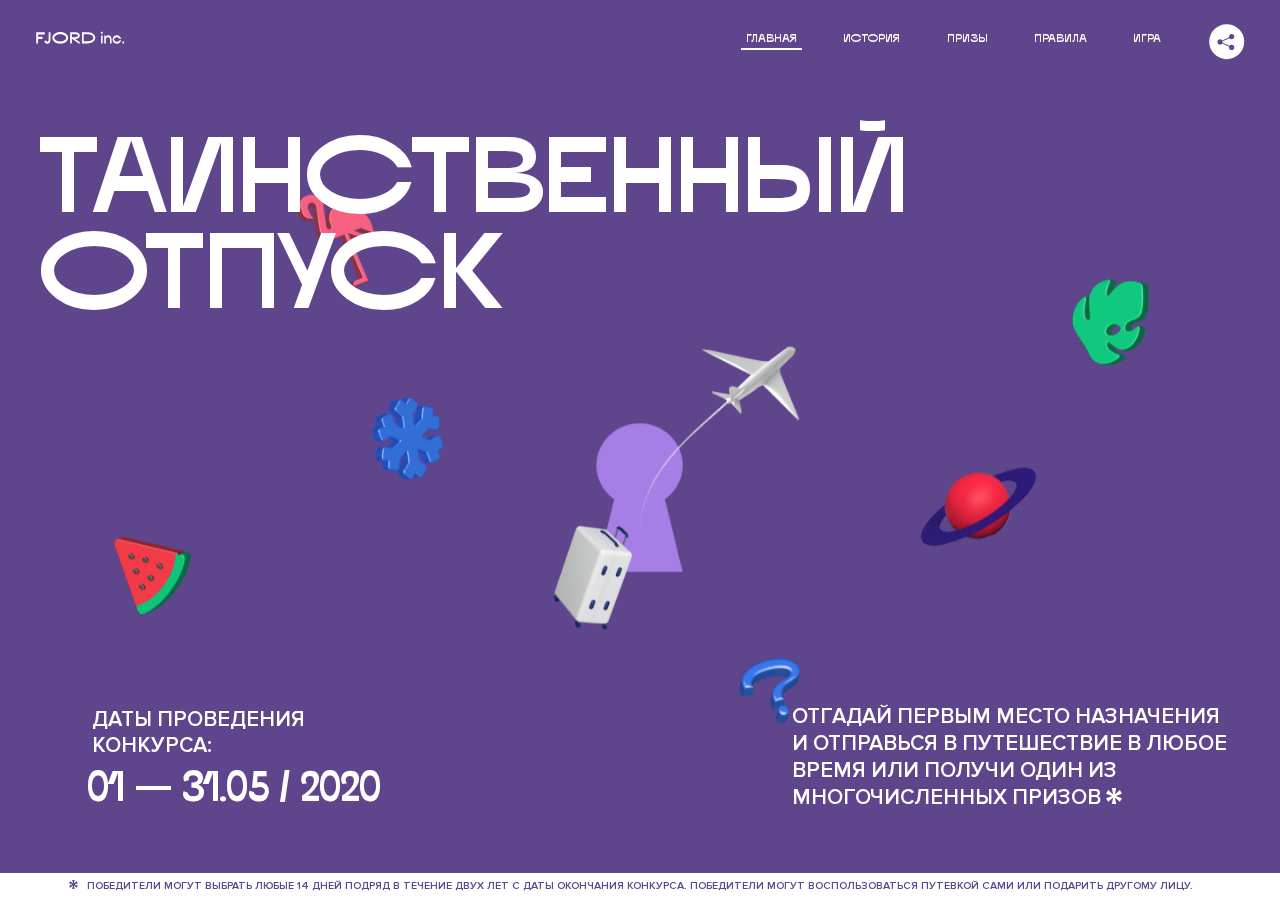
<file: 3/index.html>
<!DOCTYPE html>
<html lang="ru">

<head>
  <meta charset="UTF-8">
  <meta name="description" content="">
  <meta name="viewport" content="width=device-width, initial-scale=1.0">
  <meta http-equiv="X-UA-Compatible" content="ie=edge">
  <title>Mysterious Vacation</title>
<link href="css/style.min.css" rel="stylesheet">  <base href="https://htmlacademy-animation.github.io/30148-magic-vacation-1/3/">
</head>

<body>

  <header class="page-header js-header">
    <div class="page-header__wrapper">
      <a href="#" class="page-header__logo" aria-label="Перейти на страницу FJORD.Inc">
        <svg width="100" height="15" viewBox="0 0 100 15" fill="none" xmlns="http://www.w3.org/2000/svg">
          <path d="M0.26 1.4V14H2.276V8.906H7.334V6.44H2.276V3.848H9.872V1.4H0.26ZM12.733 14.36C15.127 14.36 16.243 12.65 16.243 9.5V1.4H14.263V8.96C14.263 11.21 13.723 11.876 12.733 11.876C11.833 11.876 11.473 11.3 11.347 10.58L9.36702 10.94C9.63702 13.046 10.663 14.36 12.733 14.36ZM18.3918 7.7C18.3918 11.372 22.3878 14.36 27.3198 14.36C32.2518 14.36 36.2478 11.372 36.2478 7.7C36.2478 4.028 32.2518 1.04 27.3198 1.04C22.3878 1.04 18.3918 4.028 18.3918 7.7ZM20.6058 7.7C20.6058 5.378 23.6118 3.524 27.3198 3.524C30.9918 3.524 33.9798 5.378 33.9798 7.7C33.9798 10.004 30.9918 11.858 27.3198 11.858C23.6118 11.858 20.6058 10.004 20.6058 7.7ZM40.403 14V8.906H40.799L49.079 14.702V12.38L44.039 8.906H44.201C47.999 8.906 49.277 7.304 49.277 5.162C49.277 3.092 47.999 1.4 44.201 1.4H38.387V14H40.403ZM43.535 3.722C45.785 3.722 47.045 4.136 47.045 5.432C47.045 6.764 45.785 7.034 43.535 7.034H40.403V3.722H43.535ZM51.6936 1.382V14H57.8676C62.7456 14 66.7236 11.534 66.7236 7.7C66.7236 3.848 62.7456 1.382 57.8676 1.382H51.6936ZM53.7096 11.624V3.722H57.5436C61.5396 3.722 64.4916 5.018 64.4916 7.7C64.4916 10.238 61.5396 11.624 57.5436 11.624H53.7096ZM73.1832 14.018H74.9832V5H73.1832V14.018ZM72.9132 1.976C72.9132 2.57 73.3992 3.092 74.0832 3.092C74.7492 3.092 75.2352 2.57 75.2352 1.976C75.2352 1.382 74.7672 0.805999 74.0832 0.805999C73.3812 0.805999 72.9132 1.382 72.9132 1.976ZM76.7867 14H78.5687V9.104C78.7487 8.006 79.5947 6.962 81.0887 6.962C82.1147 6.962 83.2667 7.448 83.2667 9.554V14H85.0487V9.014C85.0487 6.152 83.2307 4.73 81.3587 4.73C79.9187 4.73 79.0727 5.558 78.5687 6.854V5H76.7867V14ZM90.9898 14.27C93.5098 14.27 95.3818 12.506 95.7238 10.328H94.0498C93.7258 11.3 92.6998 12.02 90.9898 12.02C88.8478 12.02 87.7678 10.922 87.7678 9.59C87.7678 8.24 88.8478 6.962 90.9898 6.962C92.7538 6.962 93.7978 7.844 94.0858 8.924H95.7418C95.4358 6.71 93.6178 4.73 90.9898 4.73C88.0918 4.73 86.1298 7.124 86.1298 9.59C86.1298 12.074 88.1278 14.27 90.9898 14.27ZM97.0693 12.938C97.0693 13.658 97.5553 14.144 98.2753 14.144C98.9953 14.144 99.4813 13.658 99.4813 12.938C99.4813 12.2 98.9953 11.714 98.2753 11.714C97.5553 11.714 97.0693 12.2 97.0693 12.938Z" fill="currentColor"></path>
        </svg>
      </a>
      <button class="page-header__toggler js-menu-toggler" type="button" aria-label="Управление мобильным меню"><span>Меню</span></button>
      <nav class="page-header__nav">
        <div class="page-header__menu js-menu" id="menu">
          <ul>
            <li>
              <a class="js-menu-link active" href="#top" data-href="top">главная</a>
            </li>
            <li>
              <a class="js-menu-link" href="#story" data-href="story">история</a>
            </li>
            <li>
              <a class="js-menu-link" href="#prizes" data-href="prizes">призы</a>
            </li>
            <li>
              <a class="js-menu-link" href="#rules" data-href="rules">правила</a>
            </li>
            <li>
              <a class="js-menu-link" href="#game" data-href="game">игра</a>
            </li>
          </ul>
        </div>
        <div class="page-header__social">
          <div class="social-block js-social-block">
            <button class="social-block__toggler" aria-label="Управлять блоком с социальными кнопками">
              <svg width="26" height="22" viewBox="0 0 27 22" fill="none" xmlns="http://www.w3.org/2000/svg">
                <path d="M19.6721 7.43664C21.6273 7.43664 23.213 5.85095 23.213 3.89566C23.213 1.94037 21.6273 0.354675 19.6721 0.354675C17.7168 0.354675 16.1311 1.94037 16.1311 3.89566C16.1311 4.19968 16.1728 4.49178 16.2458 4.77345L7.21751 8.95527C6.57519 8.05214 5.52303 7.46049 4.33078 7.46049C2.37549 7.46049 0.789795 9.04618 0.789795 11.0015C0.789795 12.9568 2.37549 14.5425 4.33078 14.5425C5.52303 14.5425 6.57668 13.9508 7.21751 13.0477L16.2458 17.2295C16.1743 17.5112 16.1311 17.8033 16.1311 18.1073C16.1311 20.0626 17.7168 21.6483 19.6721 21.6483C21.6273 21.6483 23.213 20.0626 23.213 18.1073C23.213 16.152 21.6273 14.5663 19.6721 14.5663C18.4798 14.5663 17.4262 15.158 16.7853 16.0611L7.75701 11.8793C7.82854 11.5976 7.87176 11.3055 7.87176 11.0015C7.87176 10.6974 7.83003 10.4053 7.75701 10.1237L16.7853 5.94186C17.4262 6.84499 18.4783 7.43664 19.6721 7.43664Z" fill="currentColor"></path>
              </svg>
            </button>
            <ul class="social-block__list">
              <li>
                <a class="social-block__link social-block__link--fb" href="#" aria-label="Мы на Facebook">
                  <svg width="8" height="17" viewBox="0 0 8 17" fill="none" xmlns="http://www.w3.org/2000/svg">
                    <path d="M4.24646 16.9899H1.09275L1.05793 8.49828H0V5.30707H1.05793V3.81124C1.05793 1.42084 2.57654 0 5.21735 0H7.41758V3.18585H5.30841C4.28262 3.18585 4.2478 3.48582 4.2478 4.24914V5.30707H7.42964L7.16716 8.49828H4.2478V16.9899H4.24646Z" fill="currentColor"></path>
                  </svg>
                </a>
              </li>
              <li>
                <a class="social-block__link social-block__link--insta" href="#" aria-label="Мы в Instagram">
                  <svg width="15" height="15" viewBox="0 0 15 15" fill="none" xmlns="http://www.w3.org/2000/svg">
                    <path d="M11.0197 0H4.19806C2.14246 0 0.471191 1.66993 0.471191 3.72285V10.5499C0.471191 12.6082 2.14112 14.2727 4.19806 14.2727H11.0197C13.0753 14.2727 14.7466 12.6082 14.7466 10.5499V3.72285C14.7466 1.67127 13.0753 0 11.0197 0ZM11.0197 12.4849H4.19806C3.13076 12.4849 2.26432 11.6158 2.26432 10.5512V3.72419C2.26432 2.65956 3.13076 1.79715 4.19806 1.79715H11.0197C12.087 1.79715 12.9535 2.6609 12.9535 3.72419V10.5512C12.9535 11.6145 12.087 12.4849 11.0197 12.4849Z" fill="currentColor"></path>
                    <path d="M7.60887 3.11084C5.38989 3.11084 3.58203 4.9187 3.58203 7.14036C3.58203 9.35532 5.38989 11.1645 7.60887 11.1645C9.83053 11.1645 11.6357 9.35666 11.6357 7.14036C11.6357 4.9187 9.83053 3.11084 7.60887 3.11084ZM7.60887 9.36871C6.37551 9.36871 5.37784 8.37372 5.37784 7.14036C5.37784 5.90699 6.37551 4.90665 7.60887 4.90665C8.83822 4.90665 9.84259 5.90833 9.84259 7.14036C9.84392 8.37238 8.83822 9.36871 7.60887 9.36871Z" fill="currentColor"></path>
                    <path d="M11.3573 2.35962C10.8256 2.35962 10.3931 2.79752 10.3931 3.32381C10.3931 3.85546 10.8256 4.29336 11.3573 4.29336C11.8862 4.29336 12.3215 3.85546 12.3215 3.32381C12.3215 2.79752 11.8862 2.35962 11.3573 2.35962Z" fill="currentColor"></path>
                  </svg>
                </a>
              </li>
              <li>
                <a class="social-block__link social-block__link--vk" href="#" aria-label="Мы ВКонтакте">
                  <svg width="17" height="10" viewBox="0 0 17 10" fill="none" xmlns="http://www.w3.org/2000/svg">
                    <path d="M14.1234 4.9002C14.1234 4.9002 16.3623 1.72708 16.5866 0.680242C16.6595 0.312285 16.4947 0.103188 16.1069 0.103188C16.1069 0.103188 14.8193 0.103188 14.168 0.103188C13.7235 0.103188 13.5587 0.293278 13.4235 0.579768C13.4235 0.579768 12.3724 2.82553 11.0969 4.24712C10.6861 4.70333 10.4781 4.84318 10.2511 4.84318C10.0646 4.84318 9.98625 4.6911 9.98625 4.27834V0.649016C9.98625 0.147997 9.92545 0.00135496 9.5066 0.00135496H6.39628C6.15578 0.00135496 6.0085 0.134417 6.0085 0.324506C6.0085 0.801084 6.73406 0.908351 6.73406 2.20231V4.87305C6.73406 5.40529 6.70569 5.61575 6.45303 5.61575C5.78016 5.61575 4.19528 3.30618 3.30623 0.678887C3.12923 0.145282 2.93737 0 2.43475 0H0.486409C0.205373 0 0 0.190085 0 0.476576C0 0.991172 0.60666 3.40801 2.99277 6.64358C4.59927 8.8201 6.70569 10 8.60269 10C9.76196 10 10.0416 9.80312 10.0416 9.31432V7.63883C10.0416 7.22607 10.2065 7.04956 10.4429 7.04956C10.7078 7.04956 11.1847 7.13238 12.2805 8.22268C13.5843 9.47862 13.6762 10 14.3896 10H16.5676C16.7919 10 17 9.89273 17 9.52342C17 9.02919 16.3623 8.15343 15.384 7.10659C14.9801 6.56755 14.3302 5.98914 14.1248 5.72301C13.8275 5.40801 13.9154 5.23014 14.1234 4.9002Z" fill="currentColor"></path>
                  </svg>
                </a>
              </li>
            </ul>
          </div>
        </div>
      </nav>
    </div>
  </header>

  <main class="page-content">

    <section class="animation-screen"></section>

    <section class="screen screen--hidden screen--intro" id="top">
      <div class="screen__wrapper">
        <div class="intro">
          <h1 class="intro__title">Таинственный отпуск</h1>
          <div class="intro__content">
            <div class="intro__info">
              <p class="intro__label">Даты проведения конкурса:</p>
              <p class="intro__date">01 — 31.05 / 2020</p>
            </div>
            <div class="intro__message">
              <p>
                Отгадай первым место назначения и&nbsp;отправься в&nbsp;путешествие в&nbsp;любое время или получи один
                из многочисленных призов
                <svg width="16" height="16" viewBox="0 0 10 10" fill="none" xmlns="http://www.w3.org/2000/svg">
                  <path d="M0 6.35337L3.90271 4.99012L0 3.64663L1.34615 1.32374L4.44287 4.01073L3.67364 0H6.34615L5.57692 4.01073L8.65385 1.32374L10 3.64663L6.13405 4.99012L10 6.35337L8.65385 8.65651L5.57692 5.98927L6.34615 10H3.67364L4.44287 5.96952L1.34615 8.65651L0 6.35337Z" fill="currentColor"></path>
                </svg>
              </p>
            </div>
          </div>
        </div>
      </div>
      <div class="screen__footer js-footer">
        <button class="screen__footer-enlarge js-footer-toggler" type="button" aria-label="Показать сообщение">
          <svg width="10" height="10" viewBox="0 0 10 10" fill="none" xmlns="http://www.w3.org/2000/svg">
            <path d="M0 6.35337L3.90271 4.99012L0 3.64663L1.34615 1.32374L4.44287 4.01073L3.67364 0H6.34615L5.57692 4.01073L8.65385 1.32374L10 3.64663L6.13405 4.99012L10 6.35337L8.65385 8.65651L5.57692 5.98927L6.34615 10H3.67364L4.44287 5.96952L1.34615 8.65651L0 6.35337Z" fill="currentColor"></path>
          </svg>
        </button>
        <button class="screen__footer-collapse js-footer-toggler" type="button" aria-label="Скрыть сообщение">
          <svg width="13" height="13" viewBox="0 0 13 13" fill="none" xmlns="http://www.w3.org/2000/svg">
            <line x1="12.3536" y1="0.353553" x2="0.738349" y2="11.9688" stroke="currentColor"></line>
            <line x1="0.738319" y1="0.539925" x2="12.3535" y2="12.1551" stroke="currentColor"></line>
          </svg>
        </button>
        <div class="screen__footer-wrapper">
          <div class="screen__footer-announce">
            <p class="screen__footer-label">Даты проведения конкурса:</p>
            <p class="screen__footer-date">01 — 31.05 / 2020</p>
          </div>
          <div class="screen__footer-note">
            <p>
              <svg width="10" height="10" viewBox="0 0 10 10" fill="none" xmlns="http://www.w3.org/2000/svg">
                <path d="M0 6.35337L3.90271 4.99012L0 3.64663L1.34615 1.32374L4.44287 4.01073L3.67364 0H6.34615L5.57692 4.01073L8.65385 1.32374L10 3.64663L6.13405 4.99012L10 6.35337L8.65385 8.65651L5.57692 5.98927L6.34615 10H3.67364L4.44287 5.96952L1.34615 8.65651L0 6.35337Z" fill="currentColor"></path>
              </svg>
              <span>Победители могут выбрать любые 14 дней подряд в&nbsp;течение двух лет с&nbsp;даты окончания
                конкурса. Победители могут воспользоваться путевкой сами или подарить другому лицу.</span>
            </p>
          </div>
        </div>
      </div>
    </section>

    <section class="screen screen--hidden screen--story" id="story">

      <div class="slider swiper-container js-slider">

        <div class="swiper-wrapper">

          <div class="slider__item swiper-slide">
            <h2 class="slider__item-title">История</h2>
            <p class="slider__item-text">Джеймс Таргет был основателем компании &laquo;Fjord Inc.&raquo;. С&nbsp;1965
              года &laquo;Fjord Inc.&raquo; прославилась надёжными и&nbsp;удобными чемоданами и&nbsp;аксессуарами для
              туристов.</p>
          </div>

          <div class="slider__item swiper-slide">
            <p class="slider__item-text">Когда Джеймсу было 7&nbsp;лет, в&nbsp;их&nbsp;доме гостил дядюшка
              и&nbsp;развлекал детей рассказами о&nbsp;своей поездке в&nbsp;место, показавшееся малышу Таргету
              невероятным. Тогда Джеймс решил, что однажды посетит его, но&nbsp;не&nbsp;будет рассказывать о&nbsp;мечте,
              пока не&nbsp;осуществит.</p>
          </div>

          <div class="slider__item swiper-slide">
            <p class="slider__item-text">Джеймс Таргет стал увлеченным путешественником. Он&nbsp;посетил
              5&nbsp;континентов, 126&nbsp;стран.</p>
          </div>

          <div class="slider__item swiper-slide">
            <p class="slider__item-text">Он&nbsp;сплавлялся по&nbsp;Амазонке и&nbsp;погружался в&nbsp;пещеры Франции,
              медитировал в&nbsp;горах Тибета и&nbsp;пожимал руку вождя племени Акугауа.</p>
          </div>

          <div class="slider__item swiper-slide">
            <p class="slider__item-text">Из&nbsp;своих поездок Джеймс Таргет привозил идеи, как сделать свои чемоданы
              &laquo;Fjord Inc.&raquo; удобными и&nbsp;приспособленными к&nbsp;разным дорожным условиям.</p>
          </div>

          <div class="slider__item swiper-slide">
            <p class="slider__item-text">Всё это время Джеймс не&nbsp;оставлял идею поездки своей мечты. Однако, как
              только он&nbsp;брался за&nbsp;планирование, возникали препятствия, не&nbsp;позволяющие отправиться туда.
            </p>
          </div>

          <div class="slider__item swiper-slide">
            <p class="slider__item-text">В&nbsp;возрасте 67&nbsp;лет Джеймс Таргет попал под лавину и&nbsp;погиб.
              В&nbsp;своём завещании он&nbsp;поручил отправить в&nbsp;заветное путешествие трёх смельчаков, единых
              с&nbsp;ним духом.</p>
          </div>

          <div class="slider__item swiper-slide">
            <p class="slider__item-text">Тех, кто сможет узнать таинственное место, задавая вопросы специально
              обученному ИИ&nbsp;&laquo;Соне&raquo;, ждет фантастическое путешествие.</p>
          </div>
        </div>
        <div class="slider__controls">
          <button class="slider__control slider__control--prev js-control-prev" type="button" aria-label="Показать предыдущую историю">
            <svg width="12" height="22" viewBox="0 0 12 22" fill="none" xmlns="http://www.w3.org/2000/svg">
              <path d="M11 1L1 11L11 21" stroke="currentColor" stroke-width="2" stroke-linejoin="round"></path>
            </svg>
          </button>
          <button class="slider__control slider__control--next js-control-next" type="button" aria-label="Показать следующую историю">
            <svg width="12" height="22" viewBox="0 0 12 22" fill="none" xmlns="http://www.w3.org/2000/svg">
              <path d="M1 1L11 11L1 21" stroke="currentColor" stroke-width="2" stroke-linejoin="round"></path>
            </svg>
          </button>
        </div>
        <div class="slider__pagination swiper-pagination"></div>
      </div>
      <div class="screen-overlay"></div>
    </section>

    <section class="screen screen--hidden screen--prizes" id="prizes">
      <div class="screen__wrapper">
        <div class="prizes">
          <h2 class="prizes__title">ПРизы</h2>
          <div class="prizes__lead">
            <p>Найди ответ и&nbsp;получи один из&nbsp;призов:</p>
          </div>
          <ul class="prizes__list">
            <li class="prizes__item prizes__item--journeys">
              <div class="prizes__icon">
                <picture>
                  <source srcset="img/prize1-mob.svg" media="(orientation: portrait)">
                  <img src="img/prize1.svg" alt="">
                </picture>
              </div>
              <p class="prizes__desc">
                <b>3</b>
                <span>загадочных путешествия</span>
              </p>
            </li>
            <li class="prizes__item prizes__item--cases">
              <div class="prizes__icon">
                <picture>
                  <source srcset="img/prize2-mob.svg" media="(orientation: portrait)">
                  <img src="img/prize2.svg" alt="">
                </picture>
              </div>
              <p class="prizes__desc">
                <b>7</b>
                <span>надежных чемоданов</span>
              </p>
            </li>
            <li class="prizes__item prizes__item--codes">
              <div class="prizes__icon">
                <picture>
                  <source srcset="img/prize3-mob.svg" media="(orientation: portrait)">
                  <img src="img/prize3.svg" alt="">
                </picture>
              </div>
              <p class="prizes__desc">
                <b>900</b>
                <span>
                  промокодов на&nbsp;скидку 15%
                  <svg width="10" height="10" viewBox="0 0 10 10" fill="none" xmlns="http://www.w3.org/2000/svg">
                    <path d="M0 6.35337L3.90271 4.99012L0 3.64663L1.34615 1.32374L4.44287 4.01073L3.67364 0H6.34615L5.57692 4.01073L8.65385 1.32374L10 3.64663L6.13405 4.99012L10 6.35337L8.65385 8.65651L5.57692 5.98927L6.34615 10H3.67364L4.44287 5.96952L1.34615 8.65651L0 6.35337Z" fill="currentColor"></path>
                  </svg>
                </span>
              </p>
            </li>
          </ul>
        </div>
      </div>
      <div class="screen__footer js-footer">
        <button class="screen__footer-enlarge js-footer-toggler" type="button" aria-label="Показать сообщение">
          <svg width="10" height="10" viewBox="0 0 10 10" fill="none" xmlns="http://www.w3.org/2000/svg">
            <path d="M0 6.35337L3.90271 4.99012L0 3.64663L1.34615 1.32374L4.44287 4.01073L3.67364 0H6.34615L5.57692 4.01073L8.65385 1.32374L10 3.64663L6.13405 4.99012L10 6.35337L8.65385 8.65651L5.57692 5.98927L6.34615 10H3.67364L4.44287 5.96952L1.34615 8.65651L0 6.35337Z" fill="currentColor"></path>
          </svg>
        </button>
        <button class="screen__footer-collapse js-footer-toggler" type="button" aria-label="Скрыть сообщение">
          <svg width="13" height="13" viewBox="0 0 13 13" fill="none" xmlns="http://www.w3.org/2000/svg">
            <line x1="12.3536" y1="0.353553" x2="0.738349" y2="11.9688" stroke="currentColor"></line>
            <line x1="0.738319" y1="0.539925" x2="12.3535" y2="12.1551" stroke="currentColor"></line>
          </svg>
        </button>
        <div class="screen__footer-wrapper">
          <div class="screen__footer-announce">
            <p class="screen__footer-label">Даты проведения конкурса:</p>
            <p class="screen__footer-date">01 — 31.05 / 2020</p>
          </div>
          <div class="screen__footer-note">
            <p>
              <svg width="10" height="10" viewBox="0 0 10 10" fill="none" xmlns="http://www.w3.org/2000/svg">
                <path d="M0 6.35337L3.90271 4.99012L0 3.64663L1.34615 1.32374L4.44287 4.01073L3.67364 0H6.34615L5.57692 4.01073L8.65385 1.32374L10 3.64663L6.13405 4.99012L10 6.35337L8.65385 8.65651L5.57692 5.98927L6.34615 10H3.67364L4.44287 5.96952L1.34615 8.65651L0 6.35337Z" fill="currentColor"></path>
              </svg>
              <span>Скидка&nbsp;15% на&nbsp;единоразовое приобретение путёвки с&nbsp;1&nbsp;июня 2020
                по&nbsp;31&nbsp;мая 2022&nbsp;года. Суммируется с&nbsp;другими акциями</span>
            </p>
          </div>
        </div>
      </div>
    </section>

    <section class="screen screen--hidden screen--rules" id="rules">
      <div class="screen__wrapper">
        <div class="rules">
          <h2 class="rules__title">Правила</h2>
          <div class="rules__lead">
            <p>Для того чтобы получить наследство Джеймса Таргета, тебе нужно выведать у&nbsp;&laquo;Сони&raquo;, куда
              предстоит отправиться тебе в&nbsp;случае победы</p>
          </div>
          <ol class="rules__list">
            <li class="rules__item">
              <p>Тебе отводится <br>5&nbsp;минут</p>
            </li>
            <li class="rules__item">
              <p>Задавай любые вопросы в&nbsp;текстовом поле</p>
            </li>
            <li class="rules__item">
              <p>Нажимай кнопку &laquo;Узнать&raquo;, чтобы получить ответ</p>
            </li>
            <li class="rules__item">
              <p>&laquo;Соня&raquo; может отвечать только&nbsp;Да или Нет</p>
            </li>
          </ol>
          <a href="#game" class="rules__link btn">Погнали!</a>
        </div>
      </div>
      <div class="screen__disclaimer">
        <div class="disclaimer">
          <ul>
            <li>
              <a href="#">Правовая информация</a>
            </li>
            <li>
              <a href="#">Подробные правила</a>
            </li>
          </ul>
        </div>
      </div>
    </section>

    <section class="screen screen--hidden screen--game" id="game">
      <div class="screen__wrapper">
        <div class="game">
          <div class="game__header">
            <h2 class="game__title">Игра</h2>
            <div class="game__counter">
              <span>05</span>:<span>00</span>
            </div>
          </div>
          <div class="game__body">
            <div class="chat">
              <div class="chat__body js-chat">
                <ul class="chat__list" id="messages"></ul>
              </div>
              <div class="chat__footer">
                <form action="#" method="post" class="form" id="message-form">
                  <label for="message-field" class="visually-hidden">Поле для ввода вопроса</label>
                  <input type="text" class="form__field" id="message-field">
                  <button class="form__button btn">
                    Узнать
                    <svg width="18" height="19" viewBox="0 0 18 19" fill="none" xmlns="http://www.w3.org/2000/svg">
                      <path stroke="currentColor" stroke-width="2" d="M9 19V1"></path>
                      <path d="M1 9l8-8 8 8" stroke="currentColor" stroke-width="2" stroke-linejoin="round"></path>
                    </svg>
                  </button>
                </form>
              </div>
            </div>
          </div>
          <!-- временные кнопки для показа результата -->
          <div class="game__buttons">
            <button class="game__button btn js-show-result" type="button" data-target="result">Положительный
              результат</button>
            <button class="game__button btn js-show-result" type="button" data-target="result2">Положительный результат
              - 2</button>
            <button class="game__button btn js-show-result" type="button" data-target="result3">Отрицательный
              результат</button>
          </div>
        </div>
      </div>
    </section>

    <section class="screen screen--hidden screen--result" id="result">
      <div class="screen__wrapper">
        <div class="result result--trip">
          <div class="result__image">
            <picture>
              <source srcset="img/result1-mob.png 1x, img/result1-mob@2x.png 2x" media="(max-width: 768px) and (orientation: portrait)">
              <img src="img/result1.png" srcset="img/result1@2x.png 2x" alt="">
            </picture>
          </div>
          <h2 class="result__title">
            <span class="visually-hidden">ПОбеда!</span>
            <svg xmlns="http://www.w3.org/2000/svg" viewBox="0 0 568.85 109.24">
              <path d="M16,24.44V92H2.6V8H75V92H61.52V24.44H16Z" transform="translate(-2.1 -1.5)" fill="none" stroke="currentColor"></path>
              <path d="M148.76,5.6c32.88,0,59.52,19.92,59.52,44.4s-26.64,44.4-59.52,44.4S89.24,74.48,89.24,50,115.88,5.6,148.76,5.6Zm0,72.12c24.48,0,44.4-12.36,44.4-27.72s-19.92-27.84-44.4-27.84C124,22.16,104,34.52,104,50S124,77.72,148.76,77.72Z" transform="translate(-2.1 -1.5)" fill="none" stroke="currentColor"></path>
              <path d="M287.36,8V24.44H236v14.4h25.32c25.44,0,34,11.16,34,26.52,0,15.6-8.52,26.64-34,26.64H222.56V8h64.8ZM256.88,76.52c15.12,0,23.52-2,23.52-11.52S272,54.44,256.88,54.44H236V76.52h20.88Z" transform="translate(-2.1 -1.5)" fill="none" stroke="currentColor"></path>
              <path d="M371.47,8V24.44H320.84V41.6h33.6V58h-33.6V75.56h50.64V92H307.4V8h64.08Z" transform="translate(-2.1 -1.5)" fill="none" stroke="currentColor"></path>
              <path d="M382.39,110.24V75.56h7.44c4.56-4.68,7.8-18.36,8.76-56L399,8h48.6V75.56h10v34.68H442.87V92H397v18.24H382.39Zm51.72-34.68V24.44H411.55v3.12c-0.48,22.44-3.24,37.68-7.2,48h29.76Z" transform="translate(-2.1 -1.5)" fill="none" stroke="currentColor"></path>
              <path d="M463.75,92l28-84h27.12l28.08,84H533.47l-7.8-23.52h-37.8L480.07,92H463.75Zm56.64-40L507,11.84,493.51,52h26.88Z" transform="translate(-2.1 -1.5)" fill="none" stroke="currentColor"></path>
              <path d="M554.12,70.4L555.55,2H569l1.44,68.4H554.12Zm8.28,6.36c4.8,0,8,3.24,8,8.16a8,8,0,1,1-16.08,0C554.35,80,557.59,76.76,562.39,76.76Z" transform="translate(-2.1 -1.5)" fill="none" stroke="currentColor"></path>
            </svg>
          </h2>
          <div class="result__text">
            <p>ты&nbsp;отправляешься в&nbsp;Арктику!</p>
          </div>
          <div class="result__form">
            <form action="#" method="post" class="form form--result">
              <label for="email-field" class="form__label">зарегистрируй результат</label>
              <input type="email" class="form__field" id="email-field" placeholder="e-mail для регистации результата и получения приза" required="">
              <button class="form__button btn">
                отправить
                <svg width="18" height="19" viewBox="0 0 18 19" fill="none" xmlns="http://www.w3.org/2000/svg">
                  <path stroke="currentColor" stroke-width="2" d="M9 19V1"></path>
                  <path d="M1 9l8-8 8 8" stroke="currentColor" stroke-width="2" stroke-linejoin="round"></path>
                </svg>
              </button>
            </form>
          </div>
        </div>
      </div>
    </section>

    <section class="screen screen--hidden screen--result" id="result2">
      <div class="screen__wrapper">
        <div class="result result--prize">
          <div class="result__image">
            <picture>
              <source srcset="img/result2-mob.png 1x, img/result2-mob@2x.png 2x" media="(max-width: 768px) and (orientation: portrait)">
              <img src="img/result2.png" srcset="img/result2@2x.png 2x" alt="">
            </picture>
          </div>
          <h2 class="result__title">
            <span class="visually-hidden">ПОбеда!</span>
            <svg xmlns="http://www.w3.org/2000/svg" viewBox="0 0 568.85 109.24">
              <path d="M16,24.44V92H2.6V8H75V92H61.52V24.44H16Z" transform="translate(-2.1 -1.5)" fill="none" stroke="currentColor"></path>
              <path d="M148.76,5.6c32.88,0,59.52,19.92,59.52,44.4s-26.64,44.4-59.52,44.4S89.24,74.48,89.24,50,115.88,5.6,148.76,5.6Zm0,72.12c24.48,0,44.4-12.36,44.4-27.72s-19.92-27.84-44.4-27.84C124,22.16,104,34.52,104,50S124,77.72,148.76,77.72Z" transform="translate(-2.1 -1.5)" fill="none" stroke="currentColor"></path>
              <path d="M287.36,8V24.44H236v14.4h25.32c25.44,0,34,11.16,34,26.52,0,15.6-8.52,26.64-34,26.64H222.56V8h64.8ZM256.88,76.52c15.12,0,23.52-2,23.52-11.52S272,54.44,256.88,54.44H236V76.52h20.88Z" transform="translate(-2.1 -1.5)" fill="none" stroke="currentColor"></path>
              <path d="M371.47,8V24.44H320.84V41.6h33.6V58h-33.6V75.56h50.64V92H307.4V8h64.08Z" transform="translate(-2.1 -1.5)" fill="none" stroke="currentColor"></path>
              <path d="M382.39,110.24V75.56h7.44c4.56-4.68,7.8-18.36,8.76-56L399,8h48.6V75.56h10v34.68H442.87V92H397v18.24H382.39Zm51.72-34.68V24.44H411.55v3.12c-0.48,22.44-3.24,37.68-7.2,48h29.76Z" transform="translate(-2.1 -1.5)" fill="none" stroke="currentColor"></path>
              <path d="M463.75,92l28-84h27.12l28.08,84H533.47l-7.8-23.52h-37.8L480.07,92H463.75Zm56.64-40L507,11.84,493.51,52h26.88Z" transform="translate(-2.1 -1.5)" fill="none" stroke="currentColor"></path>
              <path d="M554.12,70.4L555.55,2H569l1.44,68.4H554.12Zm8.28,6.36c4.8,0,8,3.24,8,8.16a8,8,0,1,1-16.08,0C554.35,80,557.59,76.76,562.39,76.76Z" transform="translate(-2.1 -1.5)" fill="none" stroke="currentColor"></path>
            </svg>
          </h2>
          <div class="result__text">
            <p>чемодан &laquo;Fjord&nbsp;Inc.&raquo;&nbsp;твой</p>
          </div>
          <div class="result__form">
            <form action="#" method="post" class="form form--result">
              <label for="email-field2" class="form__label">зарегистрируй результат</label>
              <input type="email" class="form__field" id="email-field2" placeholder="e-mail для регистации результата и получения приза" required="">
              <button class="form__button btn">
                отправить
                <svg width="18" height="19" viewBox="0 0 18 19" fill="none" xmlns="http://www.w3.org/2000/svg">
                  <path stroke="currentColor" stroke-width="2" d="M9 19V1"></path>
                  <path d="M1 9l8-8 8 8" stroke="currentColor" stroke-width="2" stroke-linejoin="round"></path>
                </svg>
              </button>
            </form>
          </div>
        </div>
      </div>
    </section>

    <section class="screen screen--hidden screen--result" id="result3">
      <div class="screen__wrapper">
        <div class="result result--negative">
          <div class="result__image">
            <picture>
              <source srcset="img/result3-mob.png 1x, img/result3-mob@2x.png 2x" media="(max-width: 768px) and (orientation: portrait)">
              <img src="img/result3.png" srcset="img/result3@2x.png 2x" alt="">
            </picture>
          </div>
          <h2 class="result__title">
            <span class="visually-hidden">Не угадал!</span>
            <svg xmlns="http://www.w3.org/2000/svg" viewBox="0 0 660.77 109.24">
              <path d="M2.66,92V8H16.1V42.2H53.3V8H66.74V92H53.3V58.64H16.1V92H2.66Z" transform="translate(-2.16 -1.5)" fill="none" stroke="currentColor"></path>
              <path d="M147.62,8V24.44H97V41.6h33.6V58H97V75.56h50.64V92H83.54V8h64.08Z" transform="translate(-2.16 -1.5)" fill="none" stroke="currentColor"></path>
              <path d="M199.22,8l20.52,42.36L235.34,8h16.44l-31,84H204.38l9.48-25.92L185.78,8h13.44Z" transform="translate(-2.16 -1.5)" fill="none" stroke="currentColor"></path>
              <path d="M273.74,24.44V92H260.3V8h50.16V24.44H273.74Z" transform="translate(-2.16 -1.5)" fill="none" stroke="currentColor"></path>
              <path d="M307.1,92l28-84h27.12l28.08,84H376.82L369,68.48h-37.8L323.42,92H307.1Zm56.64-40L350.3,11.84,336.86,52h26.88Z" transform="translate(-2.16 -1.5)" fill="none" stroke="currentColor"></path>
              <path d="M396.38,110.24V75.56h7.44c4.56-4.68,7.8-18.36,8.76-56L412.94,8h48.6V75.56h10v34.68H456.86V92H411v18.24H396.38ZM448.1,75.56V24.44H425.54v3.12c-0.48,22.44-3.24,37.68-7.2,48H448.1Z" transform="translate(-2.16 -1.5)" fill="none" stroke="currentColor"></path>
              <path d="M477.74,92l28-84h27.12L560.9,92H547.46l-7.8-23.52h-37.8L494.06,92H477.74Zm56.64-40-13.44-40.2L507.5,52h26.88Z" transform="translate(-2.16 -1.5)" fill="none" stroke="currentColor"></path>
              <path d="M568.7,76.88a13.77,13.77,0,0,0,5,1c6.6,0,10.44-6.24,12-58.32L586.22,8h46.2V92H619V24.44H598.82l-0.12,3.12C597.14,81,589,94.4,573.74,94.4a28.55,28.55,0,0,1-6.72-.84Z" transform="translate(-2.16 -1.5)" fill="none" stroke="currentColor"></path>
              <path d="M646.1,70.4L647.54,2H661l1.44,68.4H646.1Zm8.28,6.36c4.8,0,8,3.24,8,8.16a8,8,0,0,1-16.08,0C646.34,80,649.58,76.76,654.38,76.76Z" transform="translate(-2.16 -1.5)" fill="none" stroke="currentColor"></path>
            </svg>
          </h2>
          <button class="result__button js-play" type="button">
            не сдавайся!
            <span>
              <svg width="27" height="22" viewBox="0 0 27 22" fill="none" xmlns="http://www.w3.org/2000/svg">
                <path d="M10.6899 1.47998C5.42992 1.47998 1.16992 5.73998 1.16992 11C1.16992 16.26 5.42992 20.52 10.6899 20.52C15.9499 20.52 20.2099 16.26 20.2099 11V7.13998" stroke="currentColor" stroke-width="2" stroke-miterlimit="10"></path>
                <path d="M15.1099 12.5099L20.1499 7.13989L25.3099 12.6299" stroke="currentColor" stroke-width="2" stroke-miterlimit="10" stroke-linejoin="round"></path>
              </svg>
            </span>
          </button>
        </div>
      </div>
    </section>

  </main>

<script src="js/script.js"></script></body>

</html>
</file>
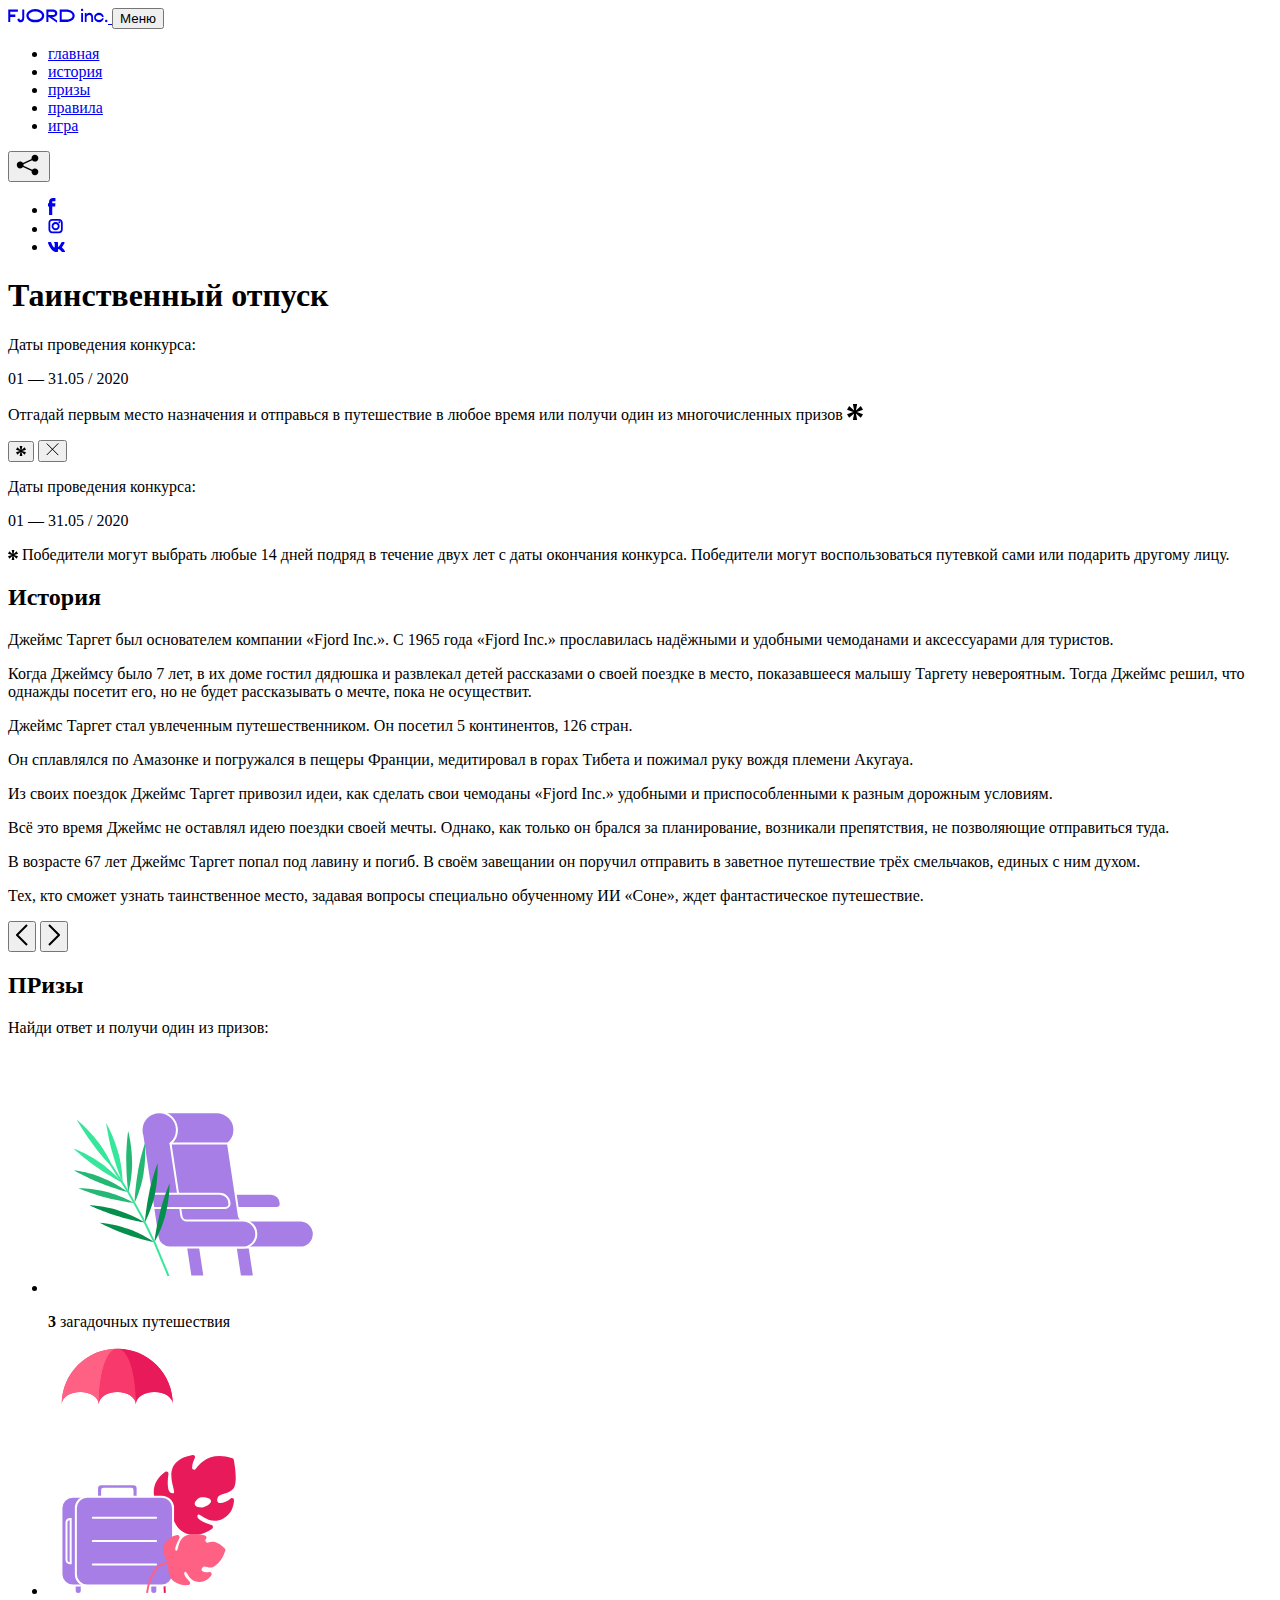
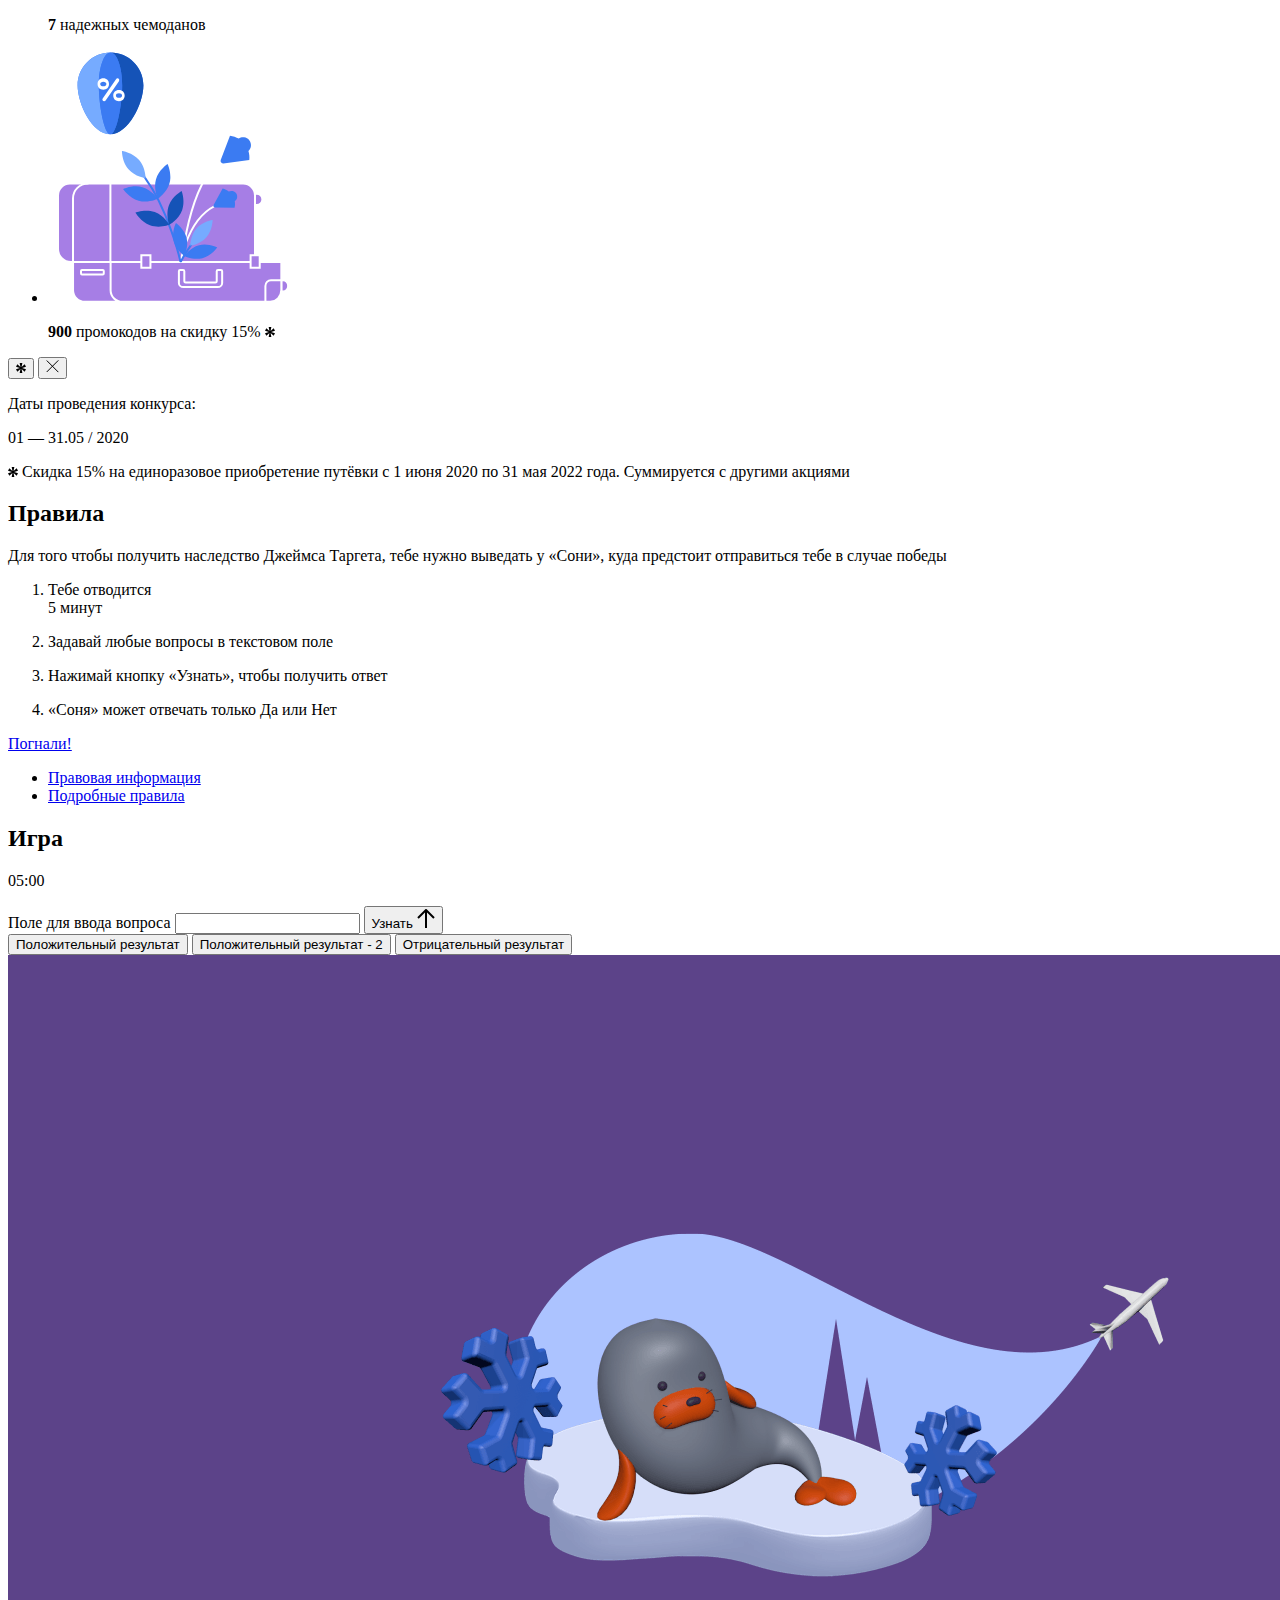
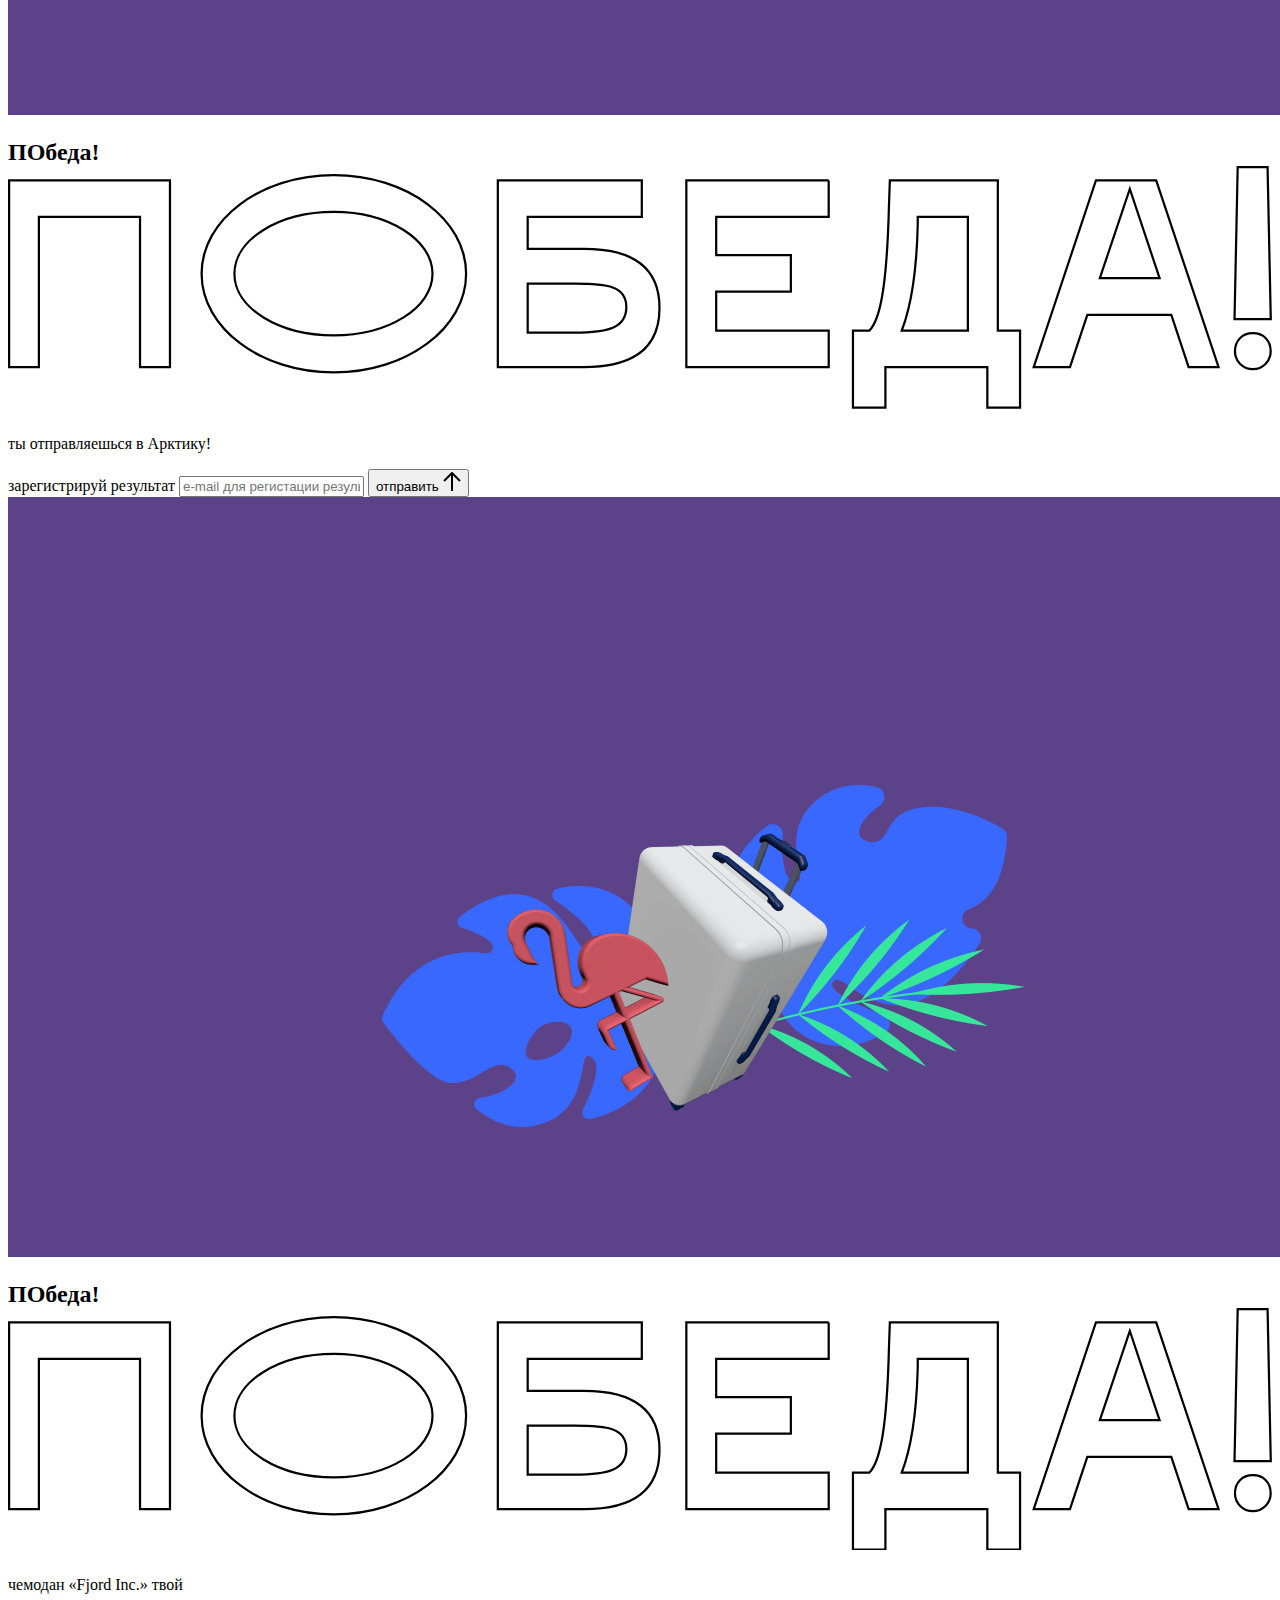
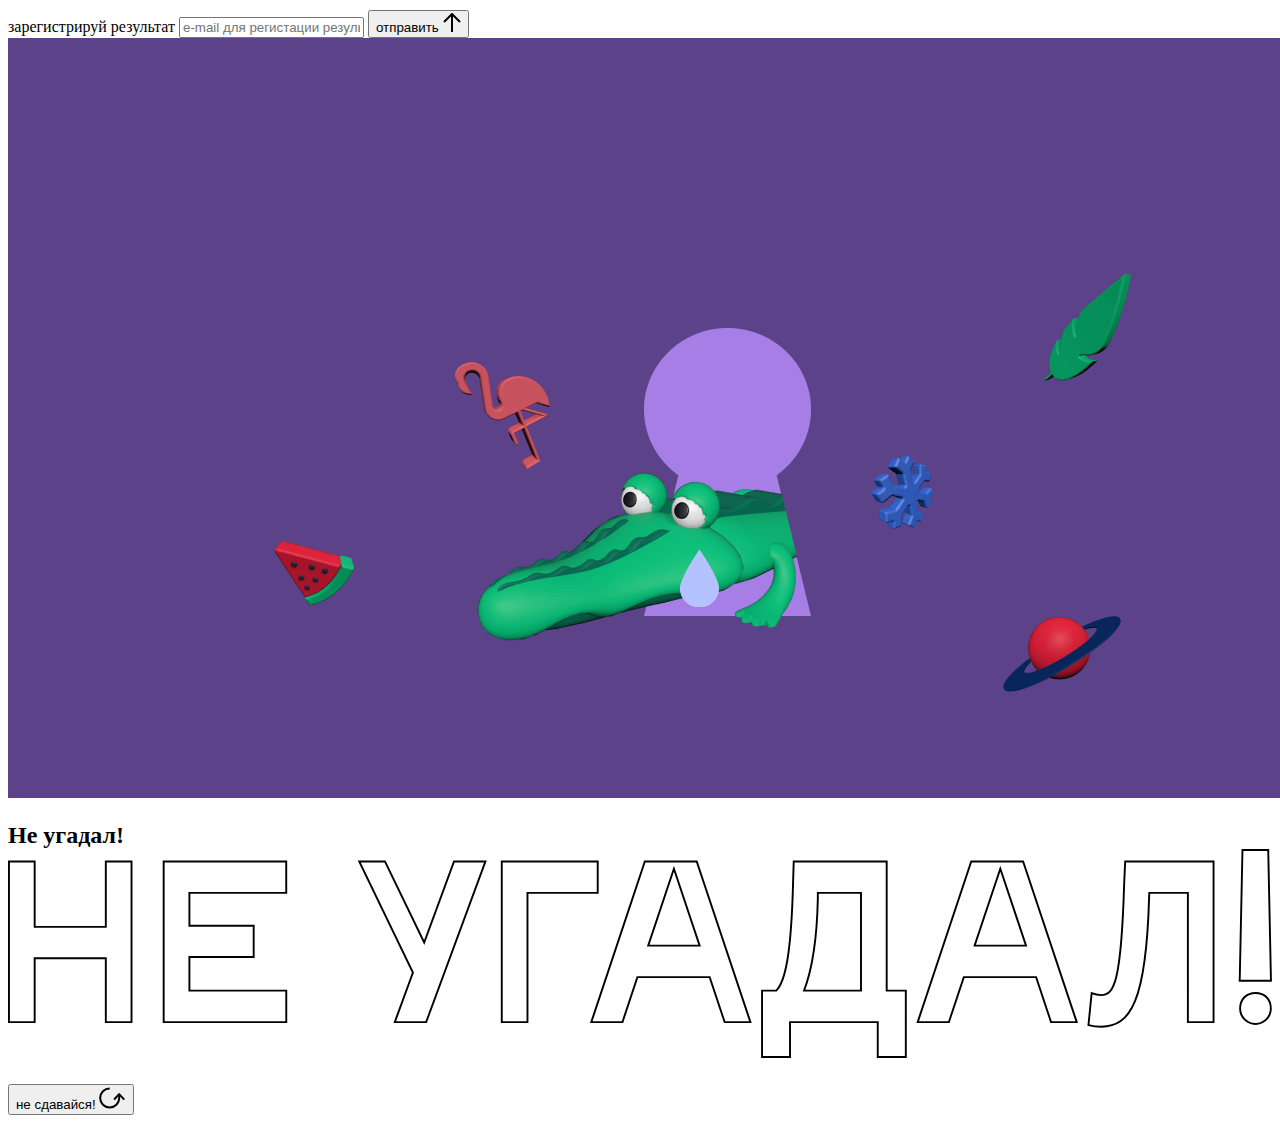
<file: source/index.html>
<!DOCTYPE html>
<html lang="ru">

<head>
  <meta charset="UTF-8">
  <meta name="description" content="">
  <meta name="viewport" content="width=device-width, initial-scale=1.0">
  <meta http-equiv="X-UA-Compatible" content="ie=edge">
  <title>Mysterious Vacation</title>
</head>

<body>

  <header class="page-header js-header">
    <div class="page-header__wrapper">
      <a href="#" class="page-header__logo" aria-label="Перейти на страницу FJORD.Inc">
        <svg width="100" height="15" viewBox="0 0 100 15" fill="none" xmlns="http://www.w3.org/2000/svg">
          <path
            d="M0.26 1.4V14H2.276V8.906H7.334V6.44H2.276V3.848H9.872V1.4H0.26ZM12.733 14.36C15.127 14.36 16.243 12.65 16.243 9.5V1.4H14.263V8.96C14.263 11.21 13.723 11.876 12.733 11.876C11.833 11.876 11.473 11.3 11.347 10.58L9.36702 10.94C9.63702 13.046 10.663 14.36 12.733 14.36ZM18.3918 7.7C18.3918 11.372 22.3878 14.36 27.3198 14.36C32.2518 14.36 36.2478 11.372 36.2478 7.7C36.2478 4.028 32.2518 1.04 27.3198 1.04C22.3878 1.04 18.3918 4.028 18.3918 7.7ZM20.6058 7.7C20.6058 5.378 23.6118 3.524 27.3198 3.524C30.9918 3.524 33.9798 5.378 33.9798 7.7C33.9798 10.004 30.9918 11.858 27.3198 11.858C23.6118 11.858 20.6058 10.004 20.6058 7.7ZM40.403 14V8.906H40.799L49.079 14.702V12.38L44.039 8.906H44.201C47.999 8.906 49.277 7.304 49.277 5.162C49.277 3.092 47.999 1.4 44.201 1.4H38.387V14H40.403ZM43.535 3.722C45.785 3.722 47.045 4.136 47.045 5.432C47.045 6.764 45.785 7.034 43.535 7.034H40.403V3.722H43.535ZM51.6936 1.382V14H57.8676C62.7456 14 66.7236 11.534 66.7236 7.7C66.7236 3.848 62.7456 1.382 57.8676 1.382H51.6936ZM53.7096 11.624V3.722H57.5436C61.5396 3.722 64.4916 5.018 64.4916 7.7C64.4916 10.238 61.5396 11.624 57.5436 11.624H53.7096ZM73.1832 14.018H74.9832V5H73.1832V14.018ZM72.9132 1.976C72.9132 2.57 73.3992 3.092 74.0832 3.092C74.7492 3.092 75.2352 2.57 75.2352 1.976C75.2352 1.382 74.7672 0.805999 74.0832 0.805999C73.3812 0.805999 72.9132 1.382 72.9132 1.976ZM76.7867 14H78.5687V9.104C78.7487 8.006 79.5947 6.962 81.0887 6.962C82.1147 6.962 83.2667 7.448 83.2667 9.554V14H85.0487V9.014C85.0487 6.152 83.2307 4.73 81.3587 4.73C79.9187 4.73 79.0727 5.558 78.5687 6.854V5H76.7867V14ZM90.9898 14.27C93.5098 14.27 95.3818 12.506 95.7238 10.328H94.0498C93.7258 11.3 92.6998 12.02 90.9898 12.02C88.8478 12.02 87.7678 10.922 87.7678 9.59C87.7678 8.24 88.8478 6.962 90.9898 6.962C92.7538 6.962 93.7978 7.844 94.0858 8.924H95.7418C95.4358 6.71 93.6178 4.73 90.9898 4.73C88.0918 4.73 86.1298 7.124 86.1298 9.59C86.1298 12.074 88.1278 14.27 90.9898 14.27ZM97.0693 12.938C97.0693 13.658 97.5553 14.144 98.2753 14.144C98.9953 14.144 99.4813 13.658 99.4813 12.938C99.4813 12.2 98.9953 11.714 98.2753 11.714C97.5553 11.714 97.0693 12.2 97.0693 12.938Z"
            fill="currentColor" />
        </svg>
      </a>
      <button class="page-header__toggler js-menu-toggler" type="button"
        aria-label="Управление мобильным меню"><span>Меню</span></button>
      <nav class="page-header__nav">
        <div class="page-header__menu js-menu" id="menu">
          <ul>
            <li>
              <a class="js-menu-link active" href="#top" data-href="top">главная</a>
            </li>
            <li>
              <a class="js-menu-link" href="#story" data-href="story">история</a>
            </li>
            <li>
              <a class="js-menu-link" href="#prizes" data-href="prizes">призы</a>
            </li>
            <li>
              <a class="js-menu-link" href="#rules" data-href="rules">правила</a>
            </li>
            <li>
              <a class="js-menu-link" href="#game" data-href="game">игра</a>
            </li>
          </ul>
        </div>
        <div class="page-header__social">
          <div class="social-block js-social-block">
            <button class="social-block__toggler" aria-label="Управлять блоком с социальными кнопками">
              <svg width="26" height="22" viewBox="0 0 27 22" fill="none" xmlns="http://www.w3.org/2000/svg">
                <path
                  d="M19.6721 7.43664C21.6273 7.43664 23.213 5.85095 23.213 3.89566C23.213 1.94037 21.6273 0.354675 19.6721 0.354675C17.7168 0.354675 16.1311 1.94037 16.1311 3.89566C16.1311 4.19968 16.1728 4.49178 16.2458 4.77345L7.21751 8.95527C6.57519 8.05214 5.52303 7.46049 4.33078 7.46049C2.37549 7.46049 0.789795 9.04618 0.789795 11.0015C0.789795 12.9568 2.37549 14.5425 4.33078 14.5425C5.52303 14.5425 6.57668 13.9508 7.21751 13.0477L16.2458 17.2295C16.1743 17.5112 16.1311 17.8033 16.1311 18.1073C16.1311 20.0626 17.7168 21.6483 19.6721 21.6483C21.6273 21.6483 23.213 20.0626 23.213 18.1073C23.213 16.152 21.6273 14.5663 19.6721 14.5663C18.4798 14.5663 17.4262 15.158 16.7853 16.0611L7.75701 11.8793C7.82854 11.5976 7.87176 11.3055 7.87176 11.0015C7.87176 10.6974 7.83003 10.4053 7.75701 10.1237L16.7853 5.94186C17.4262 6.84499 18.4783 7.43664 19.6721 7.43664Z"
                  fill="currentColor" />
              </svg>
            </button>
            <ul class="social-block__list">
              <li>
                <a class="social-block__link social-block__link--fb" href="#" aria-label="Мы на Facebook">
                  <svg width="8" height="17" viewBox="0 0 8 17" fill="none" xmlns="http://www.w3.org/2000/svg">
                    <path
                      d="M4.24646 16.9899H1.09275L1.05793 8.49828H0V5.30707H1.05793V3.81124C1.05793 1.42084 2.57654 0 5.21735 0H7.41758V3.18585H5.30841C4.28262 3.18585 4.2478 3.48582 4.2478 4.24914V5.30707H7.42964L7.16716 8.49828H4.2478V16.9899H4.24646Z"
                      fill="currentColor" />
                  </svg>
                </a>
              </li>
              <li>
                <a class="social-block__link social-block__link--insta" href="#" aria-label="Мы в Instagram">
                  <svg width="15" height="15" viewBox="0 0 15 15" fill="none" xmlns="http://www.w3.org/2000/svg">
                    <path
                      d="M11.0197 0H4.19806C2.14246 0 0.471191 1.66993 0.471191 3.72285V10.5499C0.471191 12.6082 2.14112 14.2727 4.19806 14.2727H11.0197C13.0753 14.2727 14.7466 12.6082 14.7466 10.5499V3.72285C14.7466 1.67127 13.0753 0 11.0197 0ZM11.0197 12.4849H4.19806C3.13076 12.4849 2.26432 11.6158 2.26432 10.5512V3.72419C2.26432 2.65956 3.13076 1.79715 4.19806 1.79715H11.0197C12.087 1.79715 12.9535 2.6609 12.9535 3.72419V10.5512C12.9535 11.6145 12.087 12.4849 11.0197 12.4849Z"
                      fill="currentColor" />
                    <path
                      d="M7.60887 3.11084C5.38989 3.11084 3.58203 4.9187 3.58203 7.14036C3.58203 9.35532 5.38989 11.1645 7.60887 11.1645C9.83053 11.1645 11.6357 9.35666 11.6357 7.14036C11.6357 4.9187 9.83053 3.11084 7.60887 3.11084ZM7.60887 9.36871C6.37551 9.36871 5.37784 8.37372 5.37784 7.14036C5.37784 5.90699 6.37551 4.90665 7.60887 4.90665C8.83822 4.90665 9.84259 5.90833 9.84259 7.14036C9.84392 8.37238 8.83822 9.36871 7.60887 9.36871Z"
                      fill="currentColor" />
                    <path
                      d="M11.3573 2.35962C10.8256 2.35962 10.3931 2.79752 10.3931 3.32381C10.3931 3.85546 10.8256 4.29336 11.3573 4.29336C11.8862 4.29336 12.3215 3.85546 12.3215 3.32381C12.3215 2.79752 11.8862 2.35962 11.3573 2.35962Z"
                      fill="currentColor" />
                  </svg>
                </a>
              </li>
              <li>
                <a class="social-block__link social-block__link--vk" href="#" aria-label="Мы ВКонтакте">
                  <svg width="17" height="10" viewBox="0 0 17 10" fill="none" xmlns="http://www.w3.org/2000/svg">
                    <path
                      d="M14.1234 4.9002C14.1234 4.9002 16.3623 1.72708 16.5866 0.680242C16.6595 0.312285 16.4947 0.103188 16.1069 0.103188C16.1069 0.103188 14.8193 0.103188 14.168 0.103188C13.7235 0.103188 13.5587 0.293278 13.4235 0.579768C13.4235 0.579768 12.3724 2.82553 11.0969 4.24712C10.6861 4.70333 10.4781 4.84318 10.2511 4.84318C10.0646 4.84318 9.98625 4.6911 9.98625 4.27834V0.649016C9.98625 0.147997 9.92545 0.00135496 9.5066 0.00135496H6.39628C6.15578 0.00135496 6.0085 0.134417 6.0085 0.324506C6.0085 0.801084 6.73406 0.908351 6.73406 2.20231V4.87305C6.73406 5.40529 6.70569 5.61575 6.45303 5.61575C5.78016 5.61575 4.19528 3.30618 3.30623 0.678887C3.12923 0.145282 2.93737 0 2.43475 0H0.486409C0.205373 0 0 0.190085 0 0.476576C0 0.991172 0.60666 3.40801 2.99277 6.64358C4.59927 8.8201 6.70569 10 8.60269 10C9.76196 10 10.0416 9.80312 10.0416 9.31432V7.63883C10.0416 7.22607 10.2065 7.04956 10.4429 7.04956C10.7078 7.04956 11.1847 7.13238 12.2805 8.22268C13.5843 9.47862 13.6762 10 14.3896 10H16.5676C16.7919 10 17 9.89273 17 9.52342C17 9.02919 16.3623 8.15343 15.384 7.10659C14.9801 6.56755 14.3302 5.98914 14.1248 5.72301C13.8275 5.40801 13.9154 5.23014 14.1234 4.9002Z"
                      fill="currentColor" />
                  </svg>
                </a>
              </li>
            </ul>
          </div>
        </div>
      </nav>
    </div>
  </header>

  <main class="page-content">

    <section class="animation-screen"></section>

    <section class="screen screen--hidden screen--intro" id="top">
      <div class="screen__wrapper">
        <div class="intro">
          <h1 class="intro__title">Таинственный отпуск</h1>
          <div class="intro__content">
            <div class="intro__info">
              <p class="intro__label">Даты проведения конкурса:</p>
              <p class="intro__date">01 — 31.05 / 2020</p>
            </div>
            <div class="intro__message">
              <p>
                Отгадай первым место назначения и&nbsp;отправься в&nbsp;путешествие в&nbsp;любое время или получи один
                из многочисленных призов
                <svg width="16" height="16" viewBox="0 0 10 10" fill="none" xmlns="http://www.w3.org/2000/svg">
                  <path
                    d="M0 6.35337L3.90271 4.99012L0 3.64663L1.34615 1.32374L4.44287 4.01073L3.67364 0H6.34615L5.57692 4.01073L8.65385 1.32374L10 3.64663L6.13405 4.99012L10 6.35337L8.65385 8.65651L5.57692 5.98927L6.34615 10H3.67364L4.44287 5.96952L1.34615 8.65651L0 6.35337Z"
                    fill="currentColor" />
                </svg>
              </p>
            </div>
          </div>
        </div>
      </div>
      <div class="screen__footer js-footer">
        <button class="screen__footer-enlarge js-footer-toggler" type="button" aria-label="Показать сообщение">
          <svg width="10" height="10" viewBox="0 0 10 10" fill="none" xmlns="http://www.w3.org/2000/svg">
            <path
              d="M0 6.35337L3.90271 4.99012L0 3.64663L1.34615 1.32374L4.44287 4.01073L3.67364 0H6.34615L5.57692 4.01073L8.65385 1.32374L10 3.64663L6.13405 4.99012L10 6.35337L8.65385 8.65651L5.57692 5.98927L6.34615 10H3.67364L4.44287 5.96952L1.34615 8.65651L0 6.35337Z"
              fill="currentColor" />
          </svg>
        </button>
        <button class="screen__footer-collapse js-footer-toggler" type="button" aria-label="Скрыть сообщение">
          <svg width="13" height="13" viewBox="0 0 13 13" fill="none" xmlns="http://www.w3.org/2000/svg">
            <line x1="12.3536" y1="0.353553" x2="0.738349" y2="11.9688" stroke="currentColor" />
            <line x1="0.738319" y1="0.539925" x2="12.3535" y2="12.1551" stroke="currentColor" />
          </svg>
        </button>
        <div class="screen__footer-wrapper">
          <div class="screen__footer-announce">
            <p class="screen__footer-label">Даты проведения конкурса:</p>
            <p class="screen__footer-date">01 — 31.05 / 2020</p>
          </div>
          <div class="screen__footer-note">
            <p>
              <svg width="10" height="10" viewBox="0 0 10 10" fill="none" xmlns="http://www.w3.org/2000/svg">
                <path
                  d="M0 6.35337L3.90271 4.99012L0 3.64663L1.34615 1.32374L4.44287 4.01073L3.67364 0H6.34615L5.57692 4.01073L8.65385 1.32374L10 3.64663L6.13405 4.99012L10 6.35337L8.65385 8.65651L5.57692 5.98927L6.34615 10H3.67364L4.44287 5.96952L1.34615 8.65651L0 6.35337Z"
                  fill="currentColor" />
              </svg>
              <span>Победители могут выбрать любые 14 дней подряд в&nbsp;течение двух лет с&nbsp;даты окончания
                конкурса. Победители могут воспользоваться путевкой сами или подарить другому лицу.</span>
            </p>
          </div>
        </div>
      </div>
    </section>

    <section class="screen screen--hidden screen--story" id="story">

      <div class="slider swiper-container js-slider">

        <div class="swiper-wrapper">

          <div class="slider__item swiper-slide">
            <h2 class="slider__item-title">История</h2>
            <p class="slider__item-text">Джеймс Таргет был основателем компании &laquo;Fjord Inc.&raquo;. С&nbsp;1965
              года &laquo;Fjord Inc.&raquo; прославилась надёжными и&nbsp;удобными чемоданами и&nbsp;аксессуарами для
              туристов.</p>
          </div>

          <div class="slider__item swiper-slide">
            <p class="slider__item-text">Когда Джеймсу было 7&nbsp;лет, в&nbsp;их&nbsp;доме гостил дядюшка
              и&nbsp;развлекал детей рассказами о&nbsp;своей поездке в&nbsp;место, показавшееся малышу Таргету
              невероятным. Тогда Джеймс решил, что однажды посетит его, но&nbsp;не&nbsp;будет рассказывать о&nbsp;мечте,
              пока не&nbsp;осуществит.</p>
          </div>

          <div class="slider__item swiper-slide">
            <p class="slider__item-text">Джеймс Таргет стал увлеченным путешественником. Он&nbsp;посетил
              5&nbsp;континентов, 126&nbsp;стран.</p>
          </div>

          <div class="slider__item swiper-slide">
            <p class="slider__item-text">Он&nbsp;сплавлялся по&nbsp;Амазонке и&nbsp;погружался в&nbsp;пещеры Франции,
              медитировал в&nbsp;горах Тибета и&nbsp;пожимал руку вождя племени Акугауа.</p>
          </div>

          <div class="slider__item swiper-slide">
            <p class="slider__item-text">Из&nbsp;своих поездок Джеймс Таргет привозил идеи, как сделать свои чемоданы
              &laquo;Fjord Inc.&raquo; удобными и&nbsp;приспособленными к&nbsp;разным дорожным условиям.</p>
          </div>

          <div class="slider__item swiper-slide">
            <p class="slider__item-text">Всё это время Джеймс не&nbsp;оставлял идею поездки своей мечты. Однако, как
              только он&nbsp;брался за&nbsp;планирование, возникали препятствия, не&nbsp;позволяющие отправиться туда.
            </p>
          </div>

          <div class="slider__item swiper-slide">
            <p class="slider__item-text">В&nbsp;возрасте 67&nbsp;лет Джеймс Таргет попал под лавину и&nbsp;погиб.
              В&nbsp;своём завещании он&nbsp;поручил отправить в&nbsp;заветное путешествие трёх смельчаков, единых
              с&nbsp;ним духом.</p>
          </div>

          <div class="slider__item swiper-slide">
            <p class="slider__item-text">Тех, кто сможет узнать таинственное место, задавая вопросы специально
              обученному ИИ&nbsp;&laquo;Соне&raquo;, ждет фантастическое путешествие.</p>
          </div>
        </div>
        <div class="slider__controls">
          <button class="slider__control slider__control--prev js-control-prev" type="button"
            aria-label="Показать предыдущую историю">
            <svg width="12" height="22" viewBox="0 0 12 22" fill="none" xmlns="http://www.w3.org/2000/svg">
              <path d="M11 1L1 11L11 21" stroke="currentColor" stroke-width="2" stroke-linejoin="round" />
            </svg>
          </button>
          <button class="slider__control slider__control--next js-control-next" type="button"
            aria-label="Показать следующую историю">
            <svg width="12" height="22" viewBox="0 0 12 22" fill="none" xmlns="http://www.w3.org/2000/svg">
              <path d="M1 1L11 11L1 21" stroke="currentColor" stroke-width="2" stroke-linejoin="round" />
            </svg>
          </button>
        </div>
        <div class="slider__pagination swiper-pagination"></div>
      </div>
      <div class="screen-overlay"></div>
    </section>

    <section class="screen screen--hidden screen--prizes" id="prizes">
      <div class="screen__wrapper">
        <div class="prizes">
          <h2 class="prizes__title">ПРизы</h2>
          <div class="prizes__lead">
            <p>Найди ответ и&nbsp;получи один из&nbsp;призов:</p>
          </div>
          <ul class="prizes__list">
            <li class="prizes__item prizes__item--journeys">
              <div class="prizes__icon">
                <picture>
                  <source srcset="img/prize1-mob.svg" media="(orientation: portrait)">
                  <img src="img/prize1.svg" alt="">
                </picture>
              </div>
              <p class="prizes__desc">
                <b>3</b>
                <span>загадочных путешествия</span>
              </p>
            </li>
            <li class="prizes__item prizes__item--cases">
              <div class="prizes__icon">
                <picture>
                  <source srcset="img/prize2-mob.svg" media="(orientation: portrait)">
                  <img src="img/prize2.svg" alt="">
                </picture>
              </div>
              <p class="prizes__desc">
                <b>7</b>
                <span>надежных чемоданов</span>
              </p>
            </li>
            <li class="prizes__item prizes__item--codes">
              <div class="prizes__icon">
                <picture>
                  <source srcset="img/prize3-mob.svg" media="(orientation: portrait)">
                  <img src="img/prize3.svg" alt="">
                </picture>
              </div>
              <p class="prizes__desc">
                <b>900</b>
                <span>
                  промокодов на&nbsp;скидку 15%
                  <svg width="10" height="10" viewBox="0 0 10 10" fill="none" xmlns="http://www.w3.org/2000/svg">
                    <path
                      d="M0 6.35337L3.90271 4.99012L0 3.64663L1.34615 1.32374L4.44287 4.01073L3.67364 0H6.34615L5.57692 4.01073L8.65385 1.32374L10 3.64663L6.13405 4.99012L10 6.35337L8.65385 8.65651L5.57692 5.98927L6.34615 10H3.67364L4.44287 5.96952L1.34615 8.65651L0 6.35337Z"
                      fill="currentColor" />
                  </svg>
                </span>
              </p>
            </li>
          </ul>
        </div>
      </div>
      <div class="screen__footer js-footer">
        <button class="screen__footer-enlarge js-footer-toggler" type="button" aria-label="Показать сообщение">
          <svg width="10" height="10" viewBox="0 0 10 10" fill="none" xmlns="http://www.w3.org/2000/svg">
            <path
              d="M0 6.35337L3.90271 4.99012L0 3.64663L1.34615 1.32374L4.44287 4.01073L3.67364 0H6.34615L5.57692 4.01073L8.65385 1.32374L10 3.64663L6.13405 4.99012L10 6.35337L8.65385 8.65651L5.57692 5.98927L6.34615 10H3.67364L4.44287 5.96952L1.34615 8.65651L0 6.35337Z"
              fill="currentColor" />
          </svg>
        </button>
        <button class="screen__footer-collapse js-footer-toggler" type="button" aria-label="Скрыть сообщение">
          <svg width="13" height="13" viewBox="0 0 13 13" fill="none" xmlns="http://www.w3.org/2000/svg">
            <line x1="12.3536" y1="0.353553" x2="0.738349" y2="11.9688" stroke="currentColor" />
            <line x1="0.738319" y1="0.539925" x2="12.3535" y2="12.1551" stroke="currentColor" />
          </svg>
        </button>
        <div class="screen__footer-wrapper">
          <div class="screen__footer-announce">
            <p class="screen__footer-label">Даты проведения конкурса:</p>
            <p class="screen__footer-date">01 — 31.05 / 2020</p>
          </div>
          <div class="screen__footer-note">
            <p>
              <svg width="10" height="10" viewBox="0 0 10 10" fill="none" xmlns="http://www.w3.org/2000/svg">
                <path
                  d="M0 6.35337L3.90271 4.99012L0 3.64663L1.34615 1.32374L4.44287 4.01073L3.67364 0H6.34615L5.57692 4.01073L8.65385 1.32374L10 3.64663L6.13405 4.99012L10 6.35337L8.65385 8.65651L5.57692 5.98927L6.34615 10H3.67364L4.44287 5.96952L1.34615 8.65651L0 6.35337Z"
                  fill="currentColor" />
              </svg>
              <span>Скидка&nbsp;15% на&nbsp;единоразовое приобретение путёвки с&nbsp;1&nbsp;июня 2020
                по&nbsp;31&nbsp;мая 2022&nbsp;года. Суммируется с&nbsp;другими акциями</span>
            </p>
          </div>
        </div>
      </div>
    </section>

    <section class="screen screen--hidden screen--rules" id="rules">
      <div class="screen__wrapper">
        <div class="rules">
          <h2 class="rules__title">Правила</h2>
          <div class="rules__lead">
            <p>Для того чтобы получить наследство Джеймса Таргета, тебе нужно выведать у&nbsp;&laquo;Сони&raquo;, куда
              предстоит отправиться тебе в&nbsp;случае победы</p>
          </div>
          <ol class="rules__list">
            <li class="rules__item">
              <p>Тебе отводится <br>5&nbsp;минут</p>
            </li>
            <li class="rules__item">
              <p>Задавай любые вопросы в&nbsp;текстовом поле</p>
            </li>
            <li class="rules__item">
              <p>Нажимай кнопку &laquo;Узнать&raquo;, чтобы получить ответ</p>
            </li>
            <li class="rules__item">
              <p>&laquo;Соня&raquo; может отвечать только&nbsp;Да или Нет</p>
            </li>
          </ol>
          <a href="#game" class="rules__link btn">Погнали!</a>
        </div>
      </div>
      <div class="screen__disclaimer">
        <div class="disclaimer">
          <ul>
            <li>
              <a href="#">Правовая информация</a>
            </li>
            <li>
              <a href="#">Подробные правила</a>
            </li>
          </ul>
        </div>
      </div>
    </section>

    <section class="screen screen--hidden screen--game" id="game">
      <div class="screen__wrapper">
        <div class="game">
          <div class="game__header">
            <h2 class="game__title">Игра</h2>
            <div class="game__counter">
              <span>05</span>:<span>00</span>
            </div>
          </div>
          <div class="game__body">
            <div class="chat">
              <div class="chat__body js-chat">
                <ul class="chat__list" id="messages"></ul>
              </div>
              <div class="chat__footer">
                <form action="#" method="post" class="form" id="message-form">
                  <label for="message-field" class="visually-hidden">Поле для ввода вопроса</label>
                  <input type="text" class="form__field" id="message-field">
                  <button class="form__button btn">
                    Узнать
                    <svg width="18" height="19" viewBox="0 0 18 19" fill="none" xmlns="http://www.w3.org/2000/svg">
                      <path stroke="currentColor" stroke-width="2" d="M9 19V1" />
                      <path d="M1 9l8-8 8 8" stroke="currentColor" stroke-width="2" stroke-linejoin="round" />
                    </svg>
                  </button>
                </form>
              </div>
            </div>
          </div>
          <!-- временные кнопки для показа результата -->
          <div class="game__buttons">
            <button class="game__button btn js-show-result" type="button" data-target="result">Положительный
              результат</button>
            <button class="game__button btn js-show-result" type="button" data-target="result2">Положительный результат
              - 2</button>
            <button class="game__button btn js-show-result" type="button" data-target="result3">Отрицательный
              результат</button>
          </div>
        </div>
      </div>
    </section>

    <section class="screen screen--hidden screen--result" id="result">
      <div class="screen__wrapper">
        <div class="result result--trip">
          <div class="result__image">
            <picture>
              <source srcset="img/result1-mob.png 1x, img/result1-mob@2x.png 2x"
                media="(max-width: 768px) and (orientation: portrait)">
              <img src="img/result1.png" srcset="img/result1@2x.png 2x" alt="">
            </picture>
          </div>
          <h2 class="result__title">
            <span class="visually-hidden">ПОбеда!</span>
            <svg xmlns="http://www.w3.org/2000/svg" viewBox="0 0 568.85 109.24">
              <path d="M16,24.44V92H2.6V8H75V92H61.52V24.44H16Z" transform="translate(-2.1 -1.5)" fill="none"
                stroke="currentColor" />
              <path
                d="M148.76,5.6c32.88,0,59.52,19.92,59.52,44.4s-26.64,44.4-59.52,44.4S89.24,74.48,89.24,50,115.88,5.6,148.76,5.6Zm0,72.12c24.48,0,44.4-12.36,44.4-27.72s-19.92-27.84-44.4-27.84C124,22.16,104,34.52,104,50S124,77.72,148.76,77.72Z"
                transform="translate(-2.1 -1.5)" fill="none" stroke="currentColor" />
              <path
                d="M287.36,8V24.44H236v14.4h25.32c25.44,0,34,11.16,34,26.52,0,15.6-8.52,26.64-34,26.64H222.56V8h64.8ZM256.88,76.52c15.12,0,23.52-2,23.52-11.52S272,54.44,256.88,54.44H236V76.52h20.88Z"
                transform="translate(-2.1 -1.5)" fill="none" stroke="currentColor" />
              <path d="M371.47,8V24.44H320.84V41.6h33.6V58h-33.6V75.56h50.64V92H307.4V8h64.08Z"
                transform="translate(-2.1 -1.5)" fill="none" stroke="currentColor" />
              <path
                d="M382.39,110.24V75.56h7.44c4.56-4.68,7.8-18.36,8.76-56L399,8h48.6V75.56h10v34.68H442.87V92H397v18.24H382.39Zm51.72-34.68V24.44H411.55v3.12c-0.48,22.44-3.24,37.68-7.2,48h29.76Z"
                transform="translate(-2.1 -1.5)" fill="none" stroke="currentColor" />
              <path
                d="M463.75,92l28-84h27.12l28.08,84H533.47l-7.8-23.52h-37.8L480.07,92H463.75Zm56.64-40L507,11.84,493.51,52h26.88Z"
                transform="translate(-2.1 -1.5)" fill="none" stroke="currentColor" />
              <path
                d="M554.12,70.4L555.55,2H569l1.44,68.4H554.12Zm8.28,6.36c4.8,0,8,3.24,8,8.16a8,8,0,1,1-16.08,0C554.35,80,557.59,76.76,562.39,76.76Z"
                transform="translate(-2.1 -1.5)" fill="none" stroke="currentColor" />
            </svg>
          </h2>
          <div class="result__text">
            <p>ты&nbsp;отправляешься в&nbsp;Арктику!</p>
          </div>
          <div class="result__form">
            <form action="#" method="post" class="form form--result">
              <label for="email-field" class="form__label">зарегистрируй результат</label>
              <input type="email" class="form__field" id="email-field"
                placeholder="e-mail для регистации результата и получения приза" required>
              <button class="form__button btn">
                отправить
                <svg width="18" height="19" viewBox="0 0 18 19" fill="none" xmlns="http://www.w3.org/2000/svg">
                  <path stroke="currentColor" stroke-width="2" d="M9 19V1" />
                  <path d="M1 9l8-8 8 8" stroke="currentColor" stroke-width="2" stroke-linejoin="round" />
                </svg>
              </button>
            </form>
          </div>
        </div>
      </div>
    </section>

    <section class="screen screen--hidden screen--result" id="result2">
      <div class="screen__wrapper">
        <div class="result result--prize">
          <div class="result__image">
            <picture>
              <source srcset="img/result2-mob.png 1x, img/result2-mob@2x.png 2x"
                media="(max-width: 768px) and (orientation: portrait)">
              <img src="img/result2.png" srcset="img/result2@2x.png 2x" alt="">
            </picture>
          </div>
          <h2 class="result__title">
            <span class="visually-hidden">ПОбеда!</span>
            <svg xmlns="http://www.w3.org/2000/svg" viewBox="0 0 568.85 109.24">
              <path d="M16,24.44V92H2.6V8H75V92H61.52V24.44H16Z" transform="translate(-2.1 -1.5)" fill="none"
                stroke="currentColor" />
              <path
                d="M148.76,5.6c32.88,0,59.52,19.92,59.52,44.4s-26.64,44.4-59.52,44.4S89.24,74.48,89.24,50,115.88,5.6,148.76,5.6Zm0,72.12c24.48,0,44.4-12.36,44.4-27.72s-19.92-27.84-44.4-27.84C124,22.16,104,34.52,104,50S124,77.72,148.76,77.72Z"
                transform="translate(-2.1 -1.5)" fill="none" stroke="currentColor" />
              <path
                d="M287.36,8V24.44H236v14.4h25.32c25.44,0,34,11.16,34,26.52,0,15.6-8.52,26.64-34,26.64H222.56V8h64.8ZM256.88,76.52c15.12,0,23.52-2,23.52-11.52S272,54.44,256.88,54.44H236V76.52h20.88Z"
                transform="translate(-2.1 -1.5)" fill="none" stroke="currentColor" />
              <path d="M371.47,8V24.44H320.84V41.6h33.6V58h-33.6V75.56h50.64V92H307.4V8h64.08Z"
                transform="translate(-2.1 -1.5)" fill="none" stroke="currentColor" />
              <path
                d="M382.39,110.24V75.56h7.44c4.56-4.68,7.8-18.36,8.76-56L399,8h48.6V75.56h10v34.68H442.87V92H397v18.24H382.39Zm51.72-34.68V24.44H411.55v3.12c-0.48,22.44-3.24,37.68-7.2,48h29.76Z"
                transform="translate(-2.1 -1.5)" fill="none" stroke="currentColor" />
              <path
                d="M463.75,92l28-84h27.12l28.08,84H533.47l-7.8-23.52h-37.8L480.07,92H463.75Zm56.64-40L507,11.84,493.51,52h26.88Z"
                transform="translate(-2.1 -1.5)" fill="none" stroke="currentColor" />
              <path
                d="M554.12,70.4L555.55,2H569l1.44,68.4H554.12Zm8.28,6.36c4.8,0,8,3.24,8,8.16a8,8,0,1,1-16.08,0C554.35,80,557.59,76.76,562.39,76.76Z"
                transform="translate(-2.1 -1.5)" fill="none" stroke="currentColor" />
            </svg>
          </h2>
          <div class="result__text">
            <p>чемодан &laquo;Fjord&nbsp;Inc.&raquo;&nbsp;твой</p>
          </div>
          <div class="result__form">
            <form action="#" method="post" class="form form--result">
              <label for="email-field2" class="form__label">зарегистрируй результат</label>
              <input type="email" class="form__field" id="email-field2"
                placeholder="e-mail для регистации результата и получения приза" required>
              <button class="form__button btn">
                отправить
                <svg width="18" height="19" viewBox="0 0 18 19" fill="none" xmlns="http://www.w3.org/2000/svg">
                  <path stroke="currentColor" stroke-width="2" d="M9 19V1" />
                  <path d="M1 9l8-8 8 8" stroke="currentColor" stroke-width="2" stroke-linejoin="round" />
                </svg>
              </button>
            </form>
          </div>
        </div>
      </div>
    </section>

    <section class="screen screen--hidden screen--result" id="result3">
      <div class="screen__wrapper">
        <div class="result result--negative">
          <div class="result__image">
            <picture>
              <source srcset="img/result3-mob.png 1x, img/result3-mob@2x.png 2x"
                media="(max-width: 768px) and (orientation: portrait)">
              <img src="img/result3.png" srcset="img/result3@2x.png 2x" alt="">
            </picture>
          </div>
          <h2 class="result__title">
            <span class="visually-hidden">Не угадал!</span>
            <svg xmlns="http://www.w3.org/2000/svg" viewBox="0 0 660.77 109.24">
              <path d="M2.66,92V8H16.1V42.2H53.3V8H66.74V92H53.3V58.64H16.1V92H2.66Z" transform="translate(-2.16 -1.5)"
                fill="none" stroke="currentColor" />
              <path d="M147.62,8V24.44H97V41.6h33.6V58H97V75.56h50.64V92H83.54V8h64.08Z"
                transform="translate(-2.16 -1.5)" fill="none" stroke="currentColor" />
              <path d="M199.22,8l20.52,42.36L235.34,8h16.44l-31,84H204.38l9.48-25.92L185.78,8h13.44Z"
                transform="translate(-2.16 -1.5)" fill="none" stroke="currentColor" />
              <path d="M273.74,24.44V92H260.3V8h50.16V24.44H273.74Z" transform="translate(-2.16 -1.5)" fill="none"
                stroke="currentColor" />
              <path
                d="M307.1,92l28-84h27.12l28.08,84H376.82L369,68.48h-37.8L323.42,92H307.1Zm56.64-40L350.3,11.84,336.86,52h26.88Z"
                transform="translate(-2.16 -1.5)" fill="none" stroke="currentColor" />
              <path
                d="M396.38,110.24V75.56h7.44c4.56-4.68,7.8-18.36,8.76-56L412.94,8h48.6V75.56h10v34.68H456.86V92H411v18.24H396.38ZM448.1,75.56V24.44H425.54v3.12c-0.48,22.44-3.24,37.68-7.2,48H448.1Z"
                transform="translate(-2.16 -1.5)" fill="none" stroke="currentColor" />
              <path
                d="M477.74,92l28-84h27.12L560.9,92H547.46l-7.8-23.52h-37.8L494.06,92H477.74Zm56.64-40-13.44-40.2L507.5,52h26.88Z"
                transform="translate(-2.16 -1.5)" fill="none" stroke="currentColor" />
              <path
                d="M568.7,76.88a13.77,13.77,0,0,0,5,1c6.6,0,10.44-6.24,12-58.32L586.22,8h46.2V92H619V24.44H598.82l-0.12,3.12C597.14,81,589,94.4,573.74,94.4a28.55,28.55,0,0,1-6.72-.84Z"
                transform="translate(-2.16 -1.5)" fill="none" stroke="currentColor" />
              <path
                d="M646.1,70.4L647.54,2H661l1.44,68.4H646.1Zm8.28,6.36c4.8,0,8,3.24,8,8.16a8,8,0,0,1-16.08,0C646.34,80,649.58,76.76,654.38,76.76Z"
                transform="translate(-2.16 -1.5)" fill="none" stroke="currentColor" />
            </svg>
          </h2>
          <button class="result__button js-play" type="button">
            не сдавайся!
            <span>
              <svg width="27" height="22" viewBox="0 0 27 22" fill="none" xmlns="http://www.w3.org/2000/svg">
                <path
                  d="M10.6899 1.47998C5.42992 1.47998 1.16992 5.73998 1.16992 11C1.16992 16.26 5.42992 20.52 10.6899 20.52C15.9499 20.52 20.2099 16.26 20.2099 11V7.13998"
                  stroke="currentColor" stroke-width="2" stroke-miterlimit="10" />
                <path d="M15.1099 12.5099L20.1499 7.13989L25.3099 12.6299" stroke="currentColor" stroke-width="2"
                  stroke-miterlimit="10" stroke-linejoin="round" />
              </svg>
            </span>
          </button>
        </div>
      </div>
    </section>

  </main>

</body>

</html>
</file>
